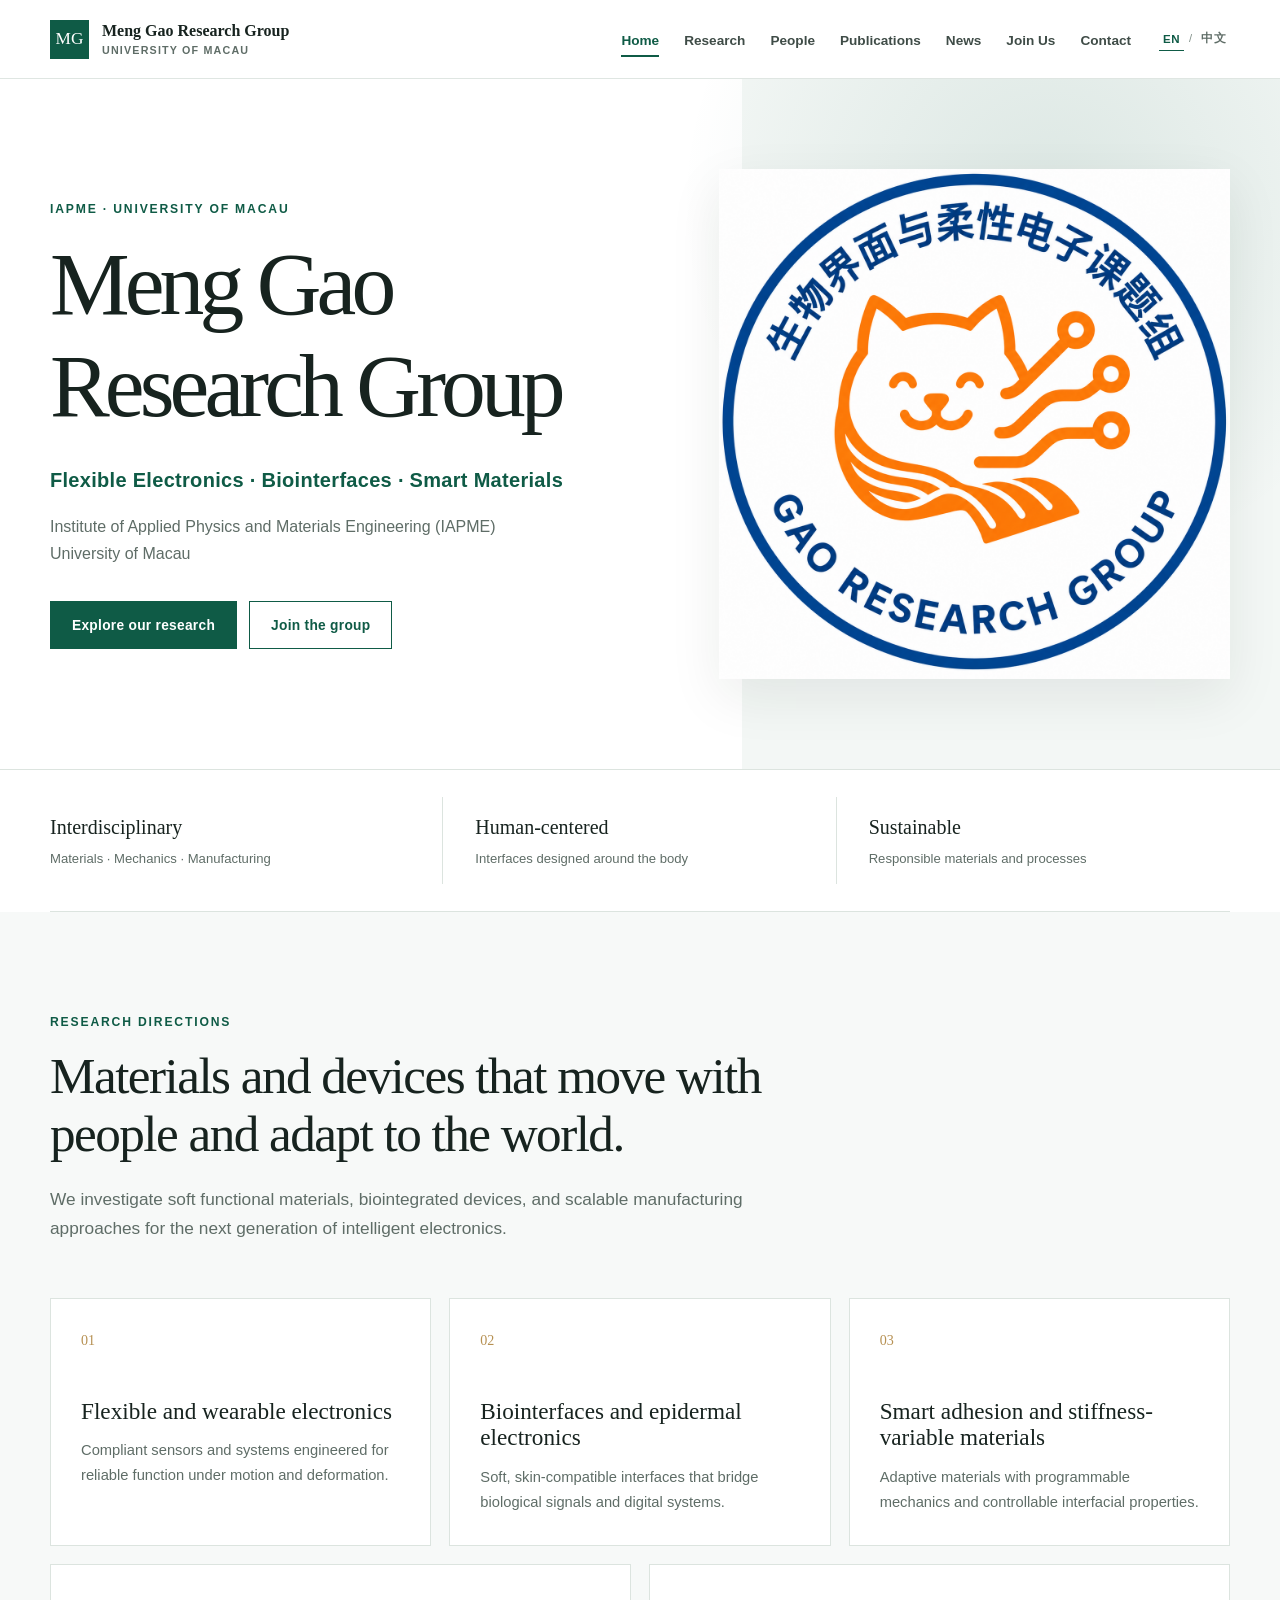
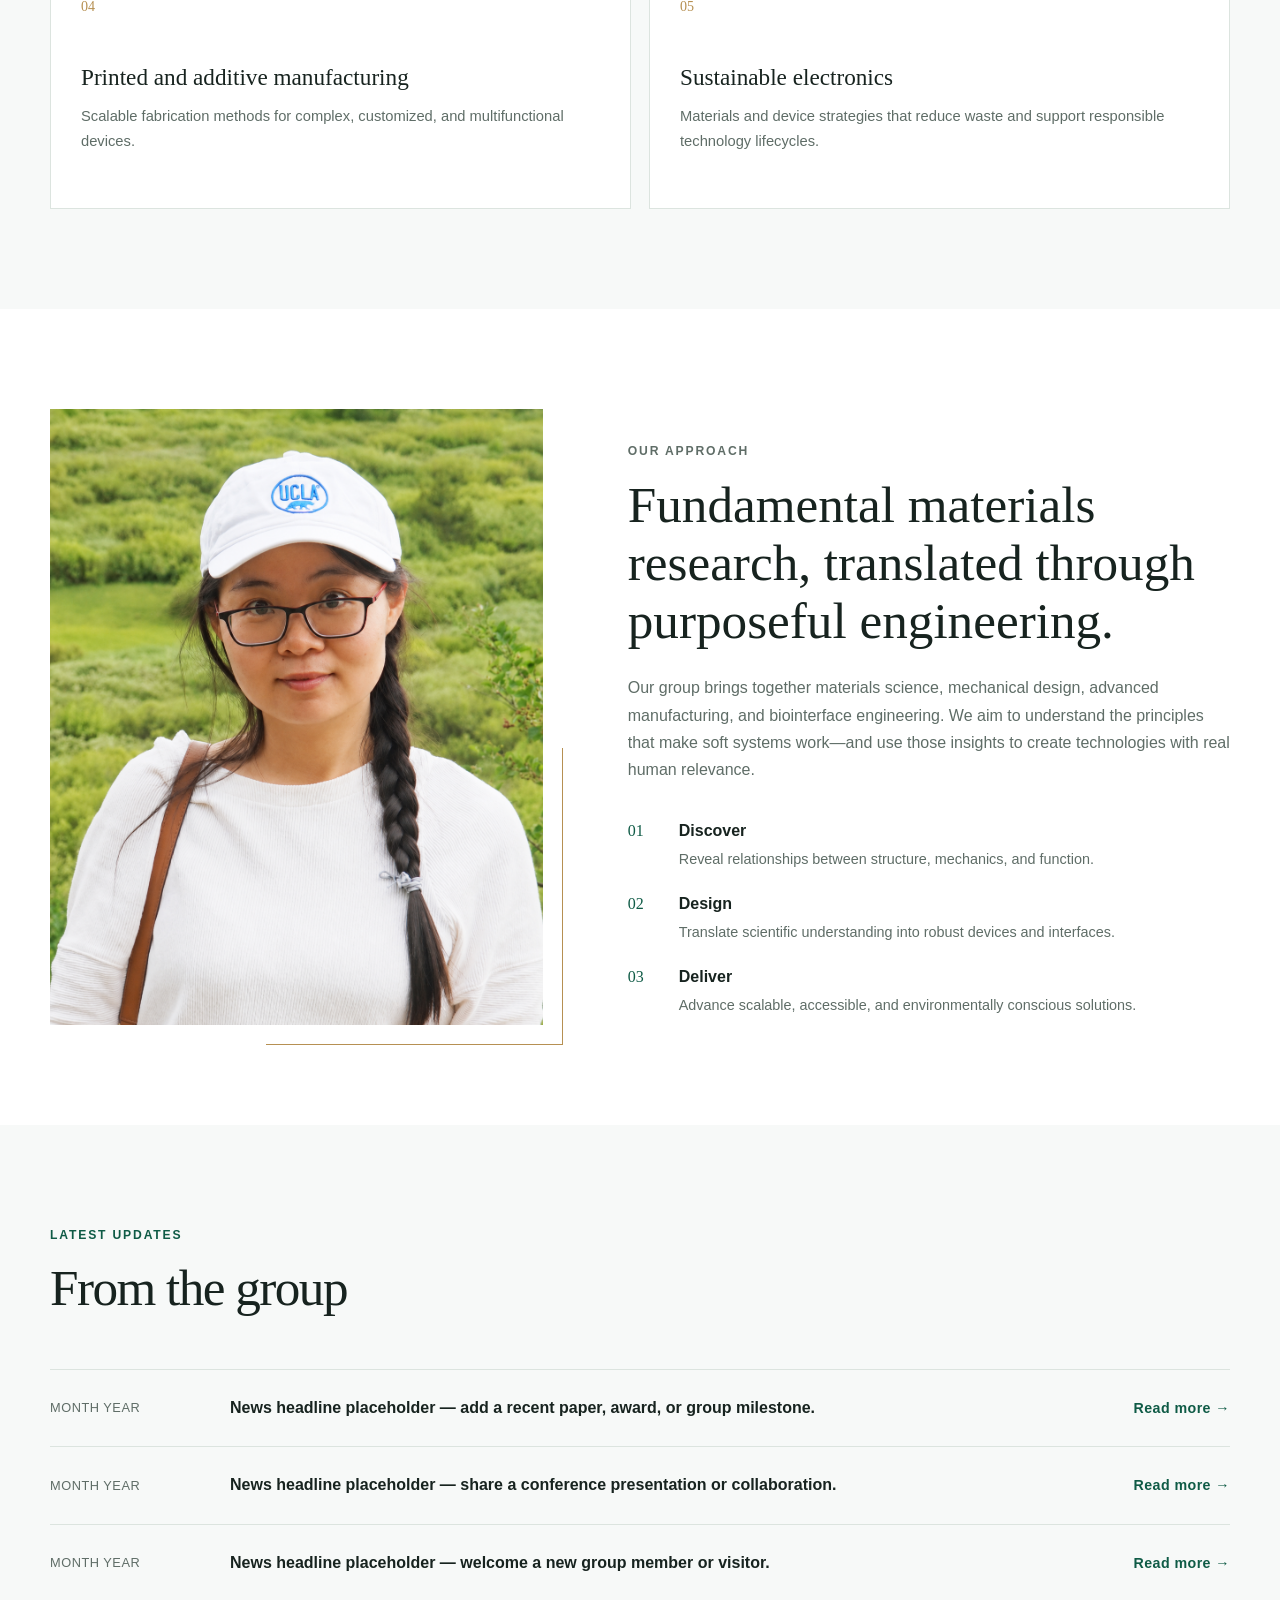
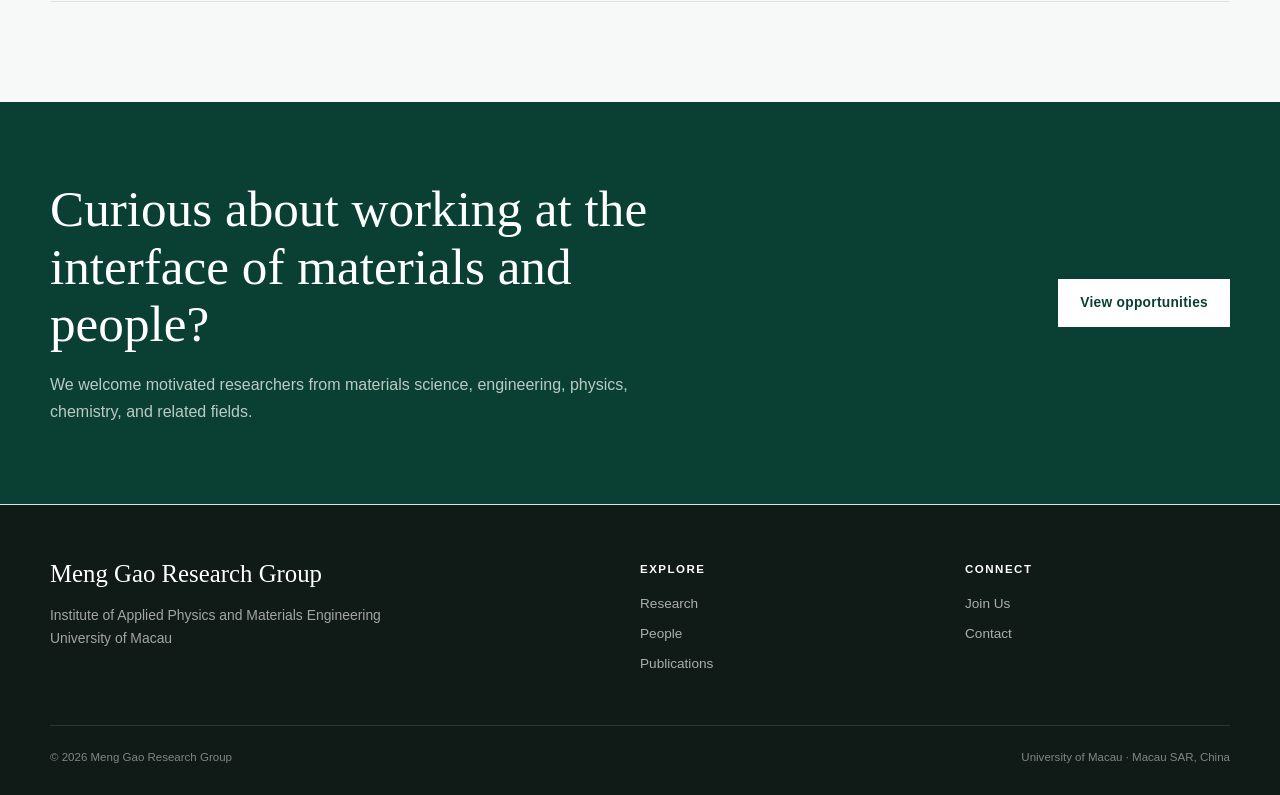
<file: index.html>
<!doctype html>
<html lang="en">
<head>
  <meta charset="utf-8">
  <meta name="viewport" content="width=device-width, initial-scale=1">
  <meta name="description" content="Meng Gao Research Group at the University of Macau — flexible electronics, biointerfaces, and smart materials.">
  <title>Meng Gao Research Group | University of Macau</title>
  <link rel="stylesheet" href="assets/css/styles.css">
  <script src="assets/js/main.js" defer></script>
</head>
<body>
  <a class="skip-link" href="#main">Skip to content</a>
  <header class="site-header">
    <div class="container nav-wrap">
      <a class="brand" href="index.html" aria-label="Meng Gao Research Group home"><span class="brand-mark">MG</span><span class="brand-copy"><strong>Meng Gao Research Group</strong><span>University of Macau</span></span></a>
      <button class="menu-toggle" type="button" aria-expanded="false" aria-controls="site-nav" aria-label="Toggle navigation"><span></span></button>
      <nav class="site-nav" id="site-nav" aria-label="Primary navigation">
        <a href="index.html" aria-current="page">Home</a><a href="research.html">Research</a><a href="people.html">People</a><a href="publications.html">Publications</a><a href="news.html">News</a><a href="join.html">Join Us</a><a href="contact.html">Contact</a>
      </nav>
    </div>
  </header>
  <main id="main">
    <section class="hero">
      <div class="container hero-grid">
        <div>
          <p class="eyebrow">IAPME · University of Macau</p>
          <h1>Meng Gao Research Group</h1>
          <p class="hero-subtitle">Flexible Electronics · Biointerfaces · Smart Materials</p>
          <p class="hero-affiliation">Institute of Applied Physics and Materials Engineering (IAPME)<br>University of Macau</p>
          <div class="hero-actions"><a class="button" href="research.html">Explore our research</a><a class="button button--ghost" href="join.html">Join the group</a></div>
        </div>
        <div class="hero-visual">
        <img src="assets/images/gao-research-group-logo.png" alt="Gao Research Group logo">
        </div>
      </div>
    </section>
    <div class="container stats" aria-label="Group focus summary">
      <div class="stat"><strong>Interdisciplinary</strong><span>Materials · Mechanics · Manufacturing</span></div>
      <div class="stat"><strong>Human-centered</strong><span>Interfaces designed around the body</span></div>
      <div class="stat"><strong>Sustainable</strong><span>Responsible materials and processes</span></div>
    </div>
    <section class="section section--tint">
      <div class="container">
        <p class="eyebrow">Research directions</p>
        <h2 class="section-title">Materials and devices that move with people and adapt to the world.</h2>
        <p class="section-intro">We investigate soft functional materials, biointegrated devices, and scalable manufacturing approaches for the next generation of intelligent electronics.</p>
        <div class="research-grid">
          <article class="research-card"><span class="card-number">01</span><h3>Flexible and wearable electronics</h3><p>Compliant sensors and systems engineered for reliable function under motion and deformation.</p></article>
          <article class="research-card"><span class="card-number">02</span><h3>Biointerfaces and epidermal electronics</h3><p>Soft, skin-compatible interfaces that bridge biological signals and digital systems.</p></article>
          <article class="research-card"><span class="card-number">03</span><h3>Smart adhesion and stiffness-variable materials</h3><p>Adaptive materials with programmable mechanics and controllable interfacial properties.</p></article>
          <article class="research-card"><span class="card-number">04</span><h3>Printed and additive manufacturing</h3><p>Scalable fabrication methods for complex, customized, and multifunctional devices.</p></article>
          <article class="research-card"><span class="card-number">05</span><h3>Sustainable electronics</h3><p>Materials and device strategies that reduce waste and support responsible technology lifecycles.</p></article>
        </div>
      </div>
    </section>
    <section class="section">
      <div class="container feature-split">
<div class="feature-image">
  <img src="assets/images/meng-gao-photo.png" alt="Professor Meng Gao">
</div>
        <div class="feature-copy">
          <p class="eyebrow">Our approach</p>
          <h2>Fundamental materials research, translated through purposeful engineering.</h2>
          <p>Our group brings together materials science, mechanical design, advanced manufacturing, and biointerface engineering. We aim to understand the principles that make soft systems work—and use those insights to create technologies with real human relevance.</p>
          <div class="principles">
            <div class="principle"><span>01</span><div><strong>Discover</strong><p>Reveal relationships between structure, mechanics, and function.</p></div></div>
            <div class="principle"><span>02</span><div><strong>Design</strong><p>Translate scientific understanding into robust devices and interfaces.</p></div></div>
            <div class="principle"><span>03</span><div><strong>Deliver</strong><p>Advance scalable, accessible, and environmentally conscious solutions.</p></div></div>
          </div>
        </div>
      </div>
    </section>
    <section class="section section--tint">
      <div class="container">
        <p class="eyebrow">Latest updates</p><h2 class="section-title">From the group</h2>
        <div class="news-list">
          <article class="news-item"><time datetime="2026-01">Month Year</time><h3>News headline placeholder — add a recent paper, award, or group milestone.</h3><a class="text-link" href="news.html">Read more</a></article>
          <article class="news-item"><time datetime="2026-01">Month Year</time><h3>News headline placeholder — share a conference presentation or collaboration.</h3><a class="text-link" href="news.html">Read more</a></article>
          <article class="news-item"><time datetime="2026-01">Month Year</time><h3>News headline placeholder — welcome a new group member or visitor.</h3><a class="text-link" href="news.html">Read more</a></article>
        </div>
      </div>
    </section>
    <section class="cta"><div class="container cta-inner"><div><h2>Curious about working at the interface of materials and people?</h2><p>We welcome motivated researchers from materials science, engineering, physics, chemistry, and related fields.</p></div><a class="button" href="join.html">View opportunities</a></div></section>
  </main>
  <footer class="site-footer"><div class="container"><div class="footer-grid"><div class="footer-brand"><h2>Meng Gao Research Group</h2><p>Institute of Applied Physics and Materials Engineering<br>University of Macau</p></div><div class="footer-col"><strong>Explore</strong><a href="research.html">Research</a><a href="people.html">People</a><a href="publications.html">Publications</a></div><div class="footer-col"><strong>Connect</strong><a href="join.html">Join Us</a><a href="contact.html">Contact</a></div></div><div class="footer-bottom"><span>© <span data-year></span> Meng Gao Research Group</span><span>University of Macau · Macau SAR, China</span></div></div></footer>
</body>
</html>
</file>
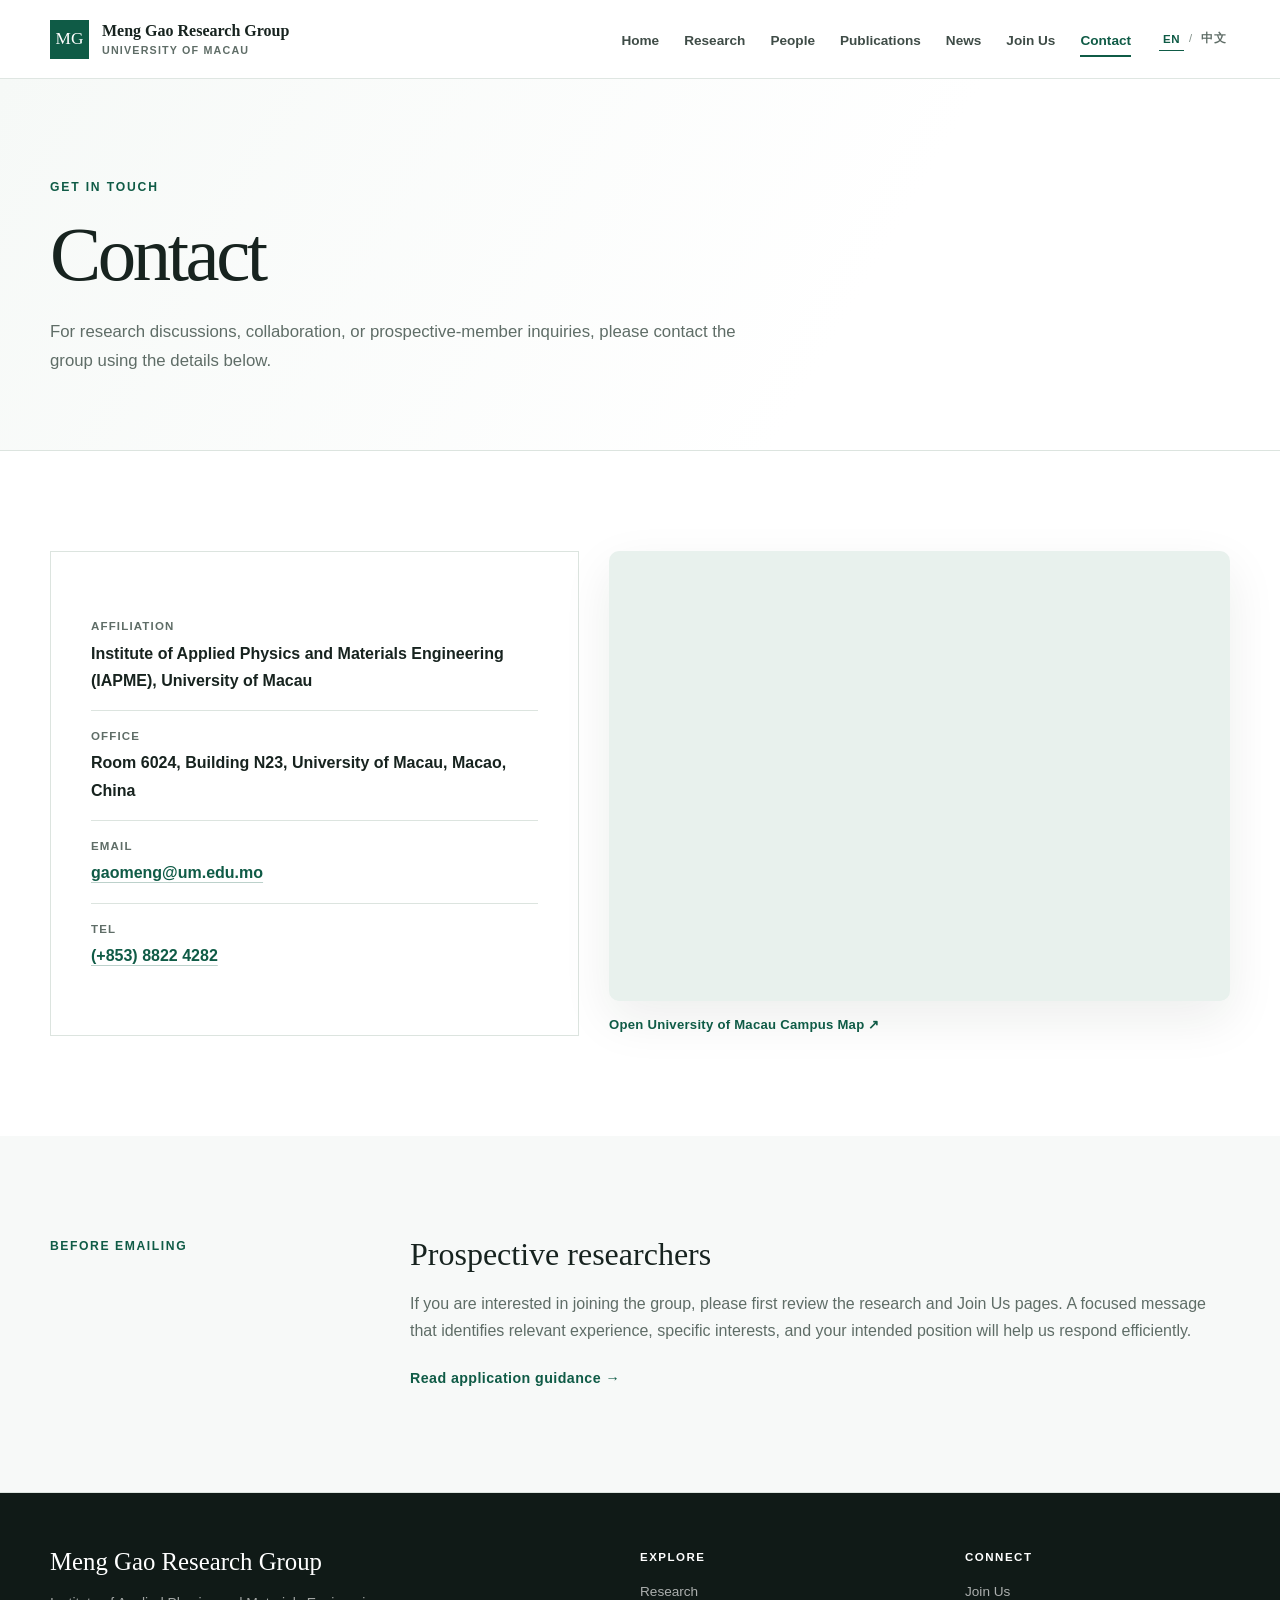
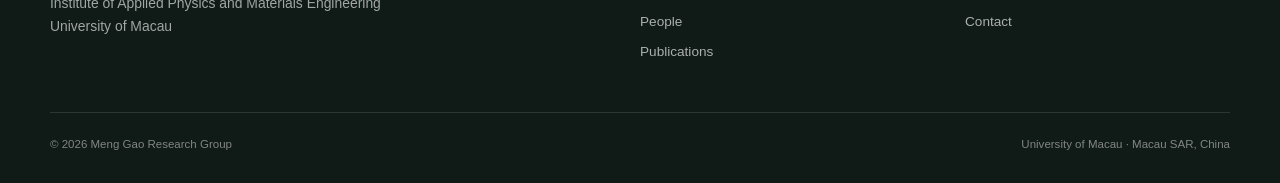
<file: contact.html>
<!doctype html>
<html lang="en">
<head>
  <meta charset="utf-8">
  <meta name="viewport" content="width=device-width, initial-scale=1">
  <meta name="description" content="Contact the Meng Gao Research Group at the University of Macau.">
  <title>Contact | Meng Gao Research Group</title>
  <link rel="stylesheet" href="assets/css/styles.css">
  <style>
    .contact-grid { grid-template-columns: minmax(0, .92fr) minmax(0, 1.08fr); align-items: stretch; }
    .contact-card { display: flex; min-height: 450px; flex-direction: column; justify-content: center; }
    .contact-link { color: var(--green); font-weight: 650; text-decoration: underline; text-decoration-color: rgba(15, 91, 70, .28); text-underline-offset: 4px; }
    .contact-link:hover, .contact-link:focus-visible { color: var(--green-dark); text-decoration-color: currentColor; }
    .map-card { display: flex; min-width: 0; flex-direction: column; }
    .map-frame { width: 100%; height: 450px; border: 0; border-radius: 10px; background: var(--green-soft); box-shadow: var(--shadow); }
    .campus-map-link { align-self: flex-start; margin-top: 13px; color: var(--green); font-size: .82rem; font-weight: 700; letter-spacing: .02em; }
    .campus-map-link:hover, .campus-map-link:focus-visible { color: var(--green-dark); text-decoration: underline; text-underline-offset: 4px; }
    @media (max-width: 720px) {
      .contact-grid { grid-template-columns: 1fr; }
      .contact-card { min-height: auto; }
      .map-frame { height: 400px; }
    }
  </style>
  <script src="assets/js/main.js" defer></script>
</head>
<body>
  <a class="skip-link" href="#main">Skip to content</a>
  <header class="site-header">
    <div class="container nav-wrap">
      <a class="brand" href="index.html" aria-label="Meng Gao Research Group home"><span class="brand-mark">MG</span><span class="brand-copy"><strong>Meng Gao Research Group</strong><span>University of Macau</span></span></a>
      <button class="menu-toggle" type="button" aria-expanded="false" aria-controls="site-nav" aria-label="Toggle navigation"><span></span></button>
      <nav class="site-nav" id="site-nav" aria-label="Primary navigation"><a href="index.html">Home</a><a href="research.html">Research</a><a href="people.html">People</a><a href="publications.html">Publications</a><a href="news.html">News</a><a href="join.html">Join Us</a><a href="contact.html" aria-current="page">Contact</a></nav>
    </div>
  </header>
  <main id="main">
    <section class="page-hero">
      <div class="container"><p class="eyebrow">Get in touch</p><h1>Contact</h1><p>For research discussions, collaboration, or prospective-member inquiries, please contact the group using the details below.</p></div>
    </section>
    <section class="section">
      <div class="container contact-grid">
        <div class="contact-card">
          <div class="contact-row"><span>Affiliation</span><strong>Institute of Applied Physics and Materials Engineering (IAPME), University of Macau</strong></div>
          <div class="contact-row"><span>Office</span><strong>Room 6024, Building N23, University of Macau, Macao, China</strong></div>
          <div class="contact-row"><span>Email</span><a class="contact-link" href="mailto:gaomeng@um.edu.mo">gaomeng@um.edu.mo</a></div>
          <div class="contact-row"><span>Tel</span><a class="contact-link" href="tel:+85388224282">(+853) 8822 4282</a></div>
        </div>
        <div class="map-card">
          <iframe class="map-frame" src="https://www.google.com/maps?q=22.1356033%2C113.5455348%20(N23%20Research%20Building%2C%20University%20of%20Macau)&amp;z=16&amp;output=embed" title="Map showing N23 Research Building, University of Macau, Macao" loading="lazy" allowfullscreen referrerpolicy="no-referrer-when-downgrade"></iframe>
          <a class="campus-map-link" href="https://maps.um.edu.mo/" target="_blank" rel="noopener noreferrer">Open University of Macau Campus Map <span aria-hidden="true">↗</span></a>
        </div>
      </div>
    </section>
    <section class="section section--tint">
      <div class="container content-grid"><div class="side-label">Before emailing</div><div class="prose"><h2>Prospective researchers</h2><p>If you are interested in joining the group, please first review the research and Join Us pages. A focused message that identifies relevant experience, specific interests, and your intended position will help us respond efficiently.</p><a class="text-link" href="join.html">Read application guidance</a></div></div>
    </section>
  </main>
  <footer class="site-footer"><div class="container"><div class="footer-grid"><div class="footer-brand"><h2>Meng Gao Research Group</h2><p>Institute of Applied Physics and Materials Engineering<br>University of Macau</p></div><div class="footer-col"><strong>Explore</strong><a href="research.html">Research</a><a href="people.html">People</a><a href="publications.html">Publications</a></div><div class="footer-col"><strong>Connect</strong><a href="join.html">Join Us</a><a href="contact.html">Contact</a></div></div><div class="footer-bottom"><span>© <span data-year></span> Meng Gao Research Group</span><span>University of Macau · Macau SAR, China</span></div></div></footer>
</body>
</html>
</file>
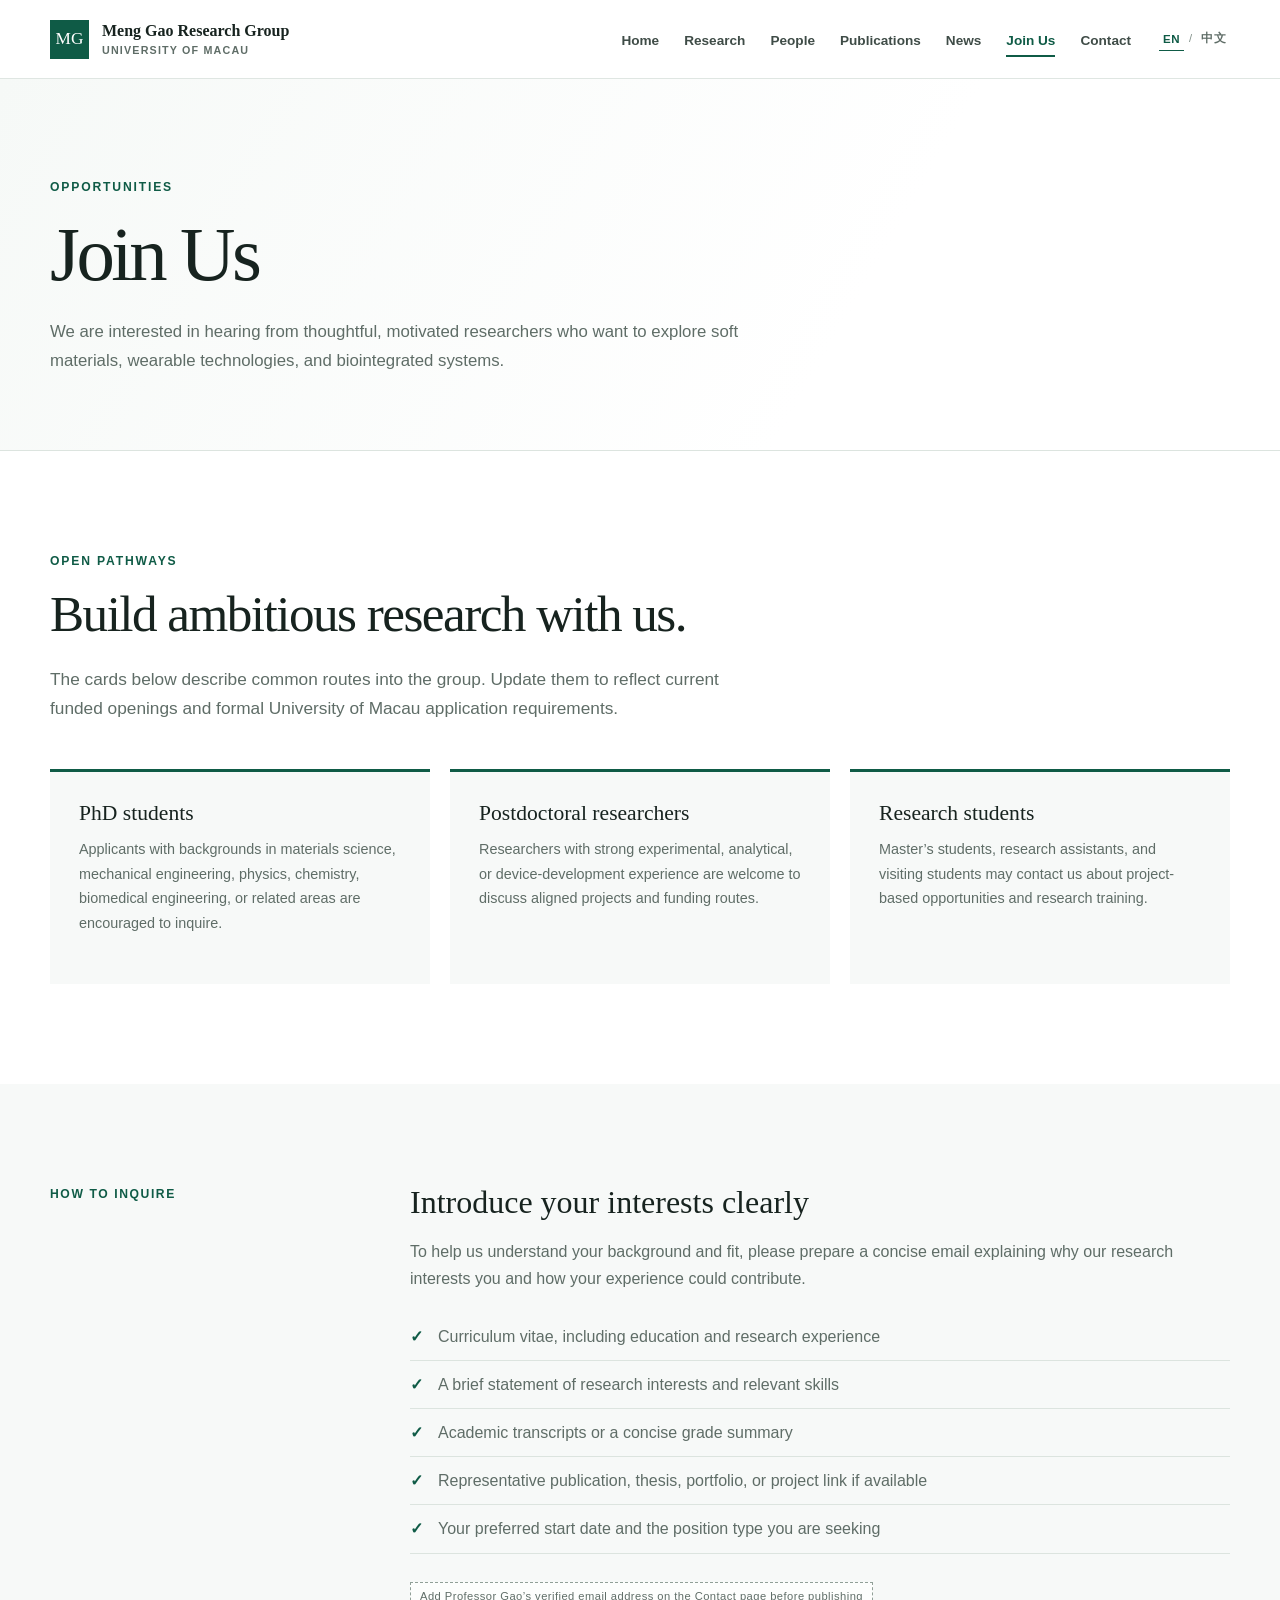
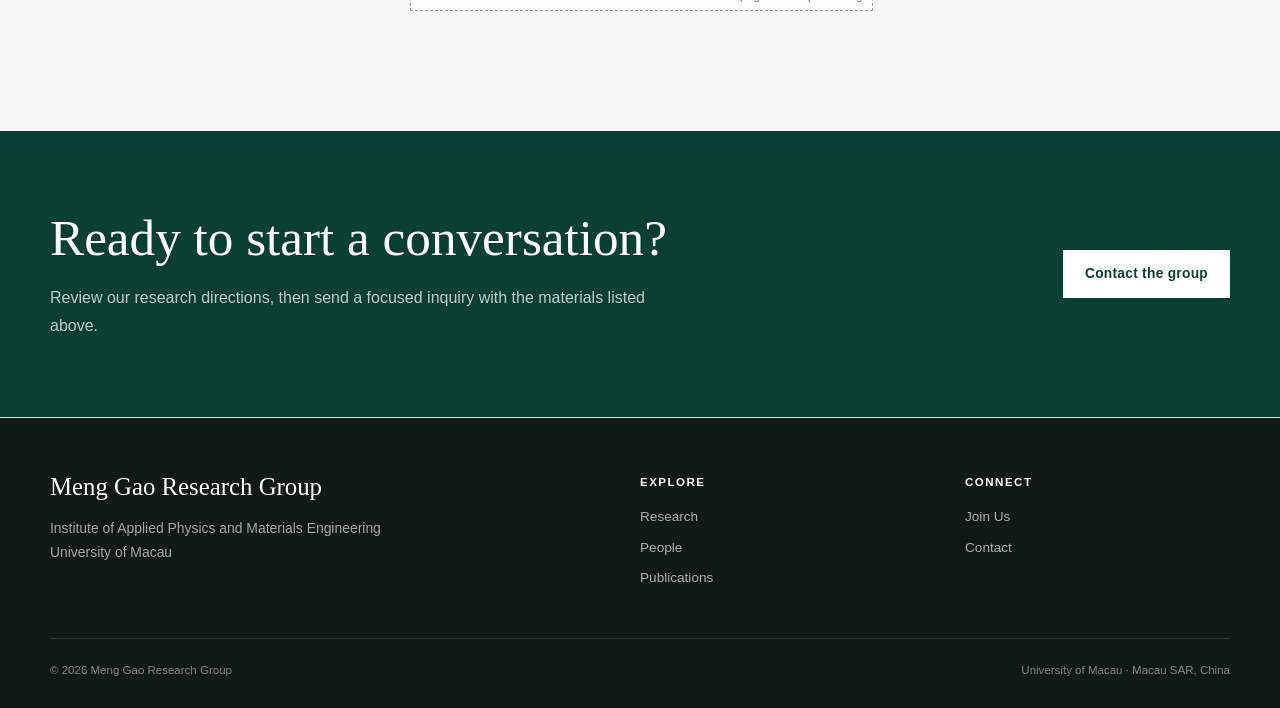
<file: join.html>
<!doctype html>
<html lang="en">
<head><meta charset="utf-8"><meta name="viewport" content="width=device-width, initial-scale=1"><meta name="description" content="Join the Meng Gao Research Group at the University of Macau."><title>Join Us | Meng Gao Research Group</title><link rel="stylesheet" href="assets/css/styles.css"><script src="assets/js/main.js" defer></script></head>
<body>
  <a class="skip-link" href="#main">Skip to content</a>
  <header class="site-header"><div class="container nav-wrap"><a class="brand" href="index.html"><span class="brand-mark">MG</span><span class="brand-copy"><strong>Meng Gao Research Group</strong><span>University of Macau</span></span></a><button class="menu-toggle" type="button" aria-expanded="false" aria-controls="site-nav" aria-label="Toggle navigation"><span></span></button><nav class="site-nav" id="site-nav" aria-label="Primary navigation"><a href="index.html">Home</a><a href="research.html">Research</a><a href="people.html">People</a><a href="publications.html">Publications</a><a href="news.html">News</a><a href="join.html" aria-current="page">Join Us</a><a href="contact.html">Contact</a></nav></div></header>
  <main id="main">
    <section class="page-hero"><div class="container"><p class="eyebrow">Opportunities</p><h1>Join Us</h1><p>We are interested in hearing from thoughtful, motivated researchers who want to explore soft materials, wearable technologies, and biointegrated systems.</p></div></section>
    <section class="section"><div class="container"><p class="eyebrow">Open pathways</p><h2 class="section-title">Build ambitious research with us.</h2><p class="section-intro">The cards below describe common routes into the group. Update them to reflect current funded openings and formal University of Macau application requirements.</p><div class="opportunities">
      <article class="opportunity"><h3>PhD students</h3><p>Applicants with backgrounds in materials science, mechanical engineering, physics, chemistry, biomedical engineering, or related areas are encouraged to inquire.</p></article>
      <article class="opportunity"><h3>Postdoctoral researchers</h3><p>Researchers with strong experimental, analytical, or device-development experience are welcome to discuss aligned projects and funding routes.</p></article>
      <article class="opportunity"><h3>Research students</h3><p>Master’s students, research assistants, and visiting students may contact us about project-based opportunities and research training.</p></article>
    </div></div></section>
    <section class="section section--tint"><div class="container content-grid"><div class="side-label">How to inquire</div><div class="prose"><h2>Introduce your interests clearly</h2><p>To help us understand your background and fit, please prepare a concise email explaining why our research interests you and how your experience could contribute.</p><ul class="checklist"><li>Curriculum vitae, including education and research experience</li><li>A brief statement of research interests and relevant skills</li><li>Academic transcripts or a concise grade summary</li><li>Representative publication, thesis, portfolio, or project link if available</li><li>Your preferred start date and the position type you are seeking</li></ul><p><span class="replace-note">Add Professor Gao’s verified email address on the Contact page before publishing</span></p></div></div></section>
    <section class="cta"><div class="container cta-inner"><div><h2>Ready to start a conversation?</h2><p>Review our research directions, then send a focused inquiry with the materials listed above.</p></div><a class="button" href="contact.html">Contact the group</a></div></section>
  </main>
  <footer class="site-footer"><div class="container"><div class="footer-grid"><div class="footer-brand"><h2>Meng Gao Research Group</h2><p>Institute of Applied Physics and Materials Engineering<br>University of Macau</p></div><div class="footer-col"><strong>Explore</strong><a href="research.html">Research</a><a href="people.html">People</a><a href="publications.html">Publications</a></div><div class="footer-col"><strong>Connect</strong><a href="join.html">Join Us</a><a href="contact.html">Contact</a></div></div><div class="footer-bottom"><span>© <span data-year></span> Meng Gao Research Group</span><span>University of Macau · Macau SAR, China</span></div></div></footer>
</body></html>
</file>
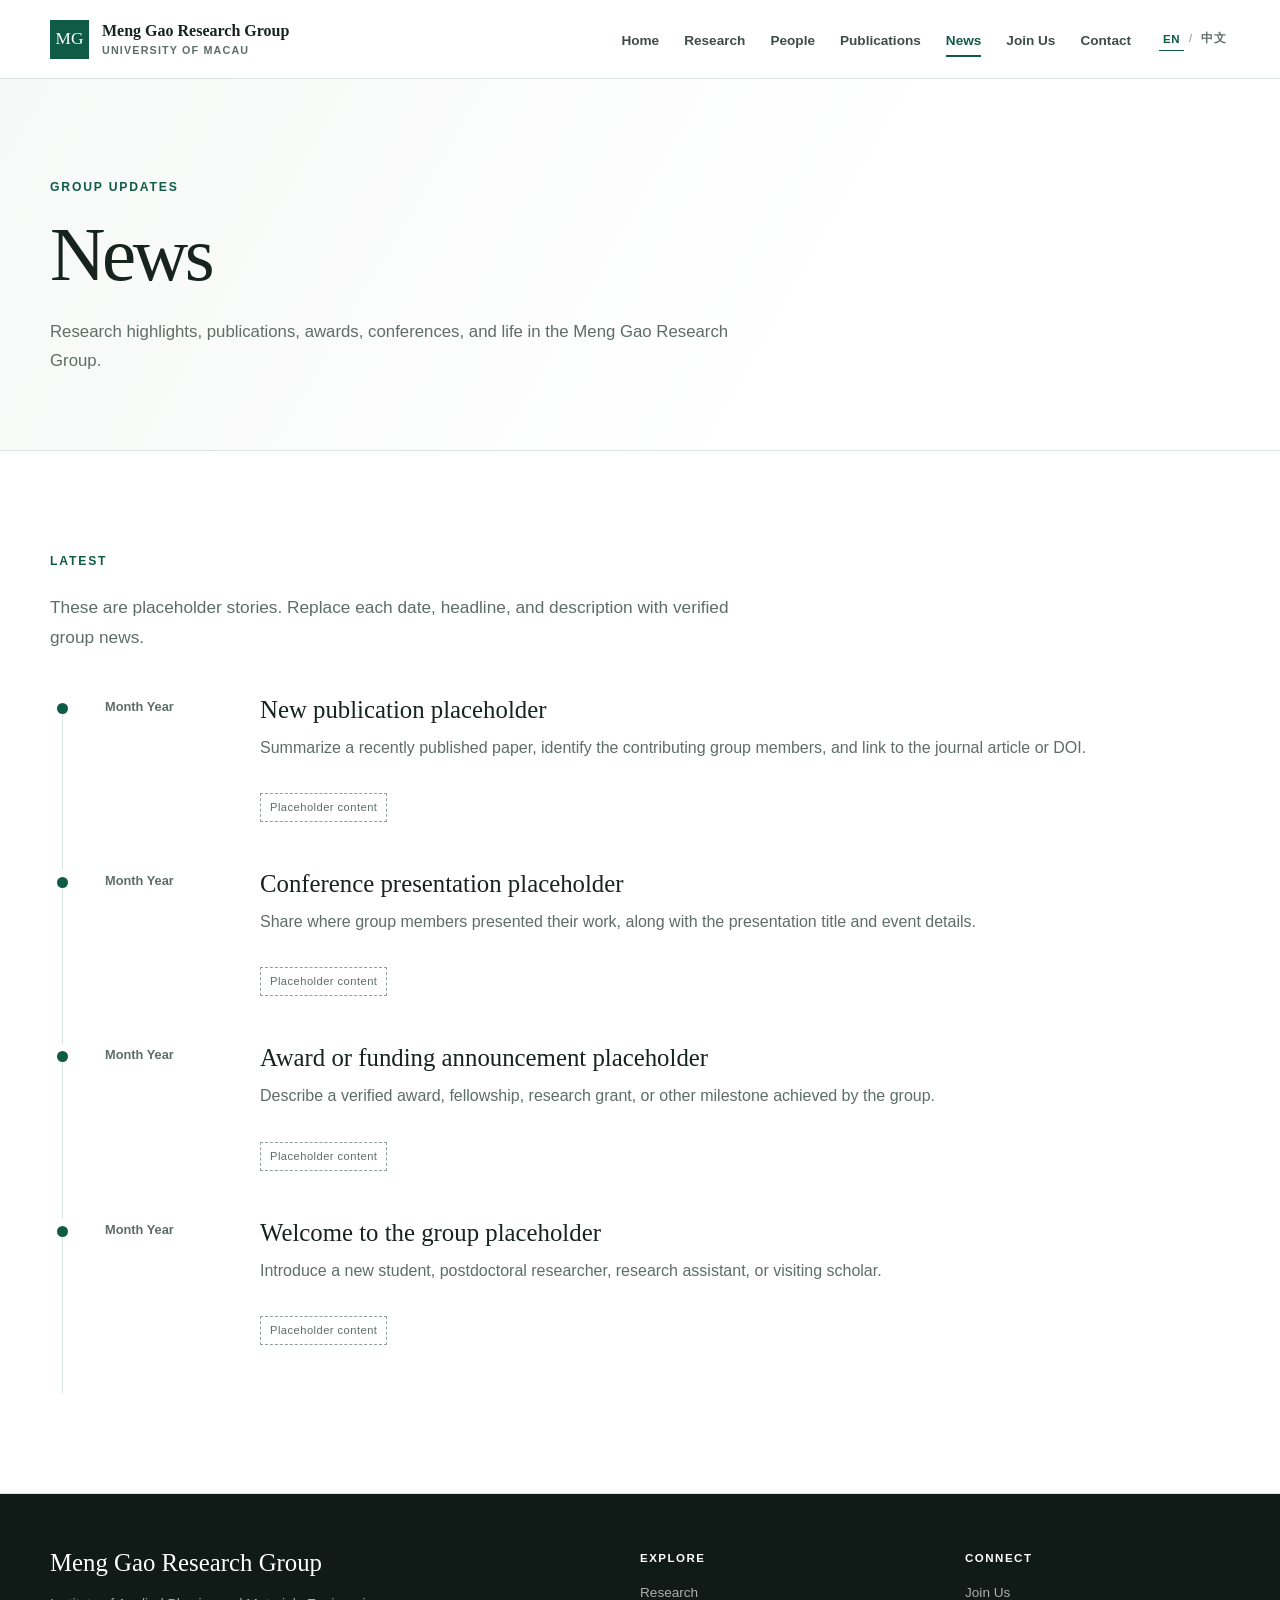
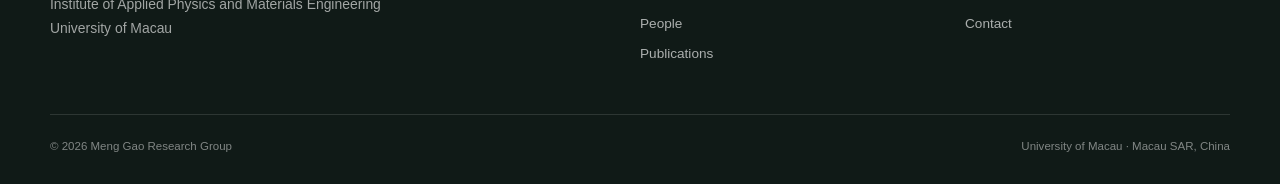
<file: news.html>
<!doctype html>
<html lang="en">
<head><meta charset="utf-8"><meta name="viewport" content="width=device-width, initial-scale=1"><meta name="description" content="News and updates from the Meng Gao Research Group."><title>News | Meng Gao Research Group</title><link rel="stylesheet" href="assets/css/styles.css"><script src="assets/js/main.js" defer></script></head>
<body>
  <a class="skip-link" href="#main">Skip to content</a>
  <header class="site-header"><div class="container nav-wrap"><a class="brand" href="index.html"><span class="brand-mark">MG</span><span class="brand-copy"><strong>Meng Gao Research Group</strong><span>University of Macau</span></span></a><button class="menu-toggle" type="button" aria-expanded="false" aria-controls="site-nav" aria-label="Toggle navigation"><span></span></button><nav class="site-nav" id="site-nav" aria-label="Primary navigation"><a href="index.html">Home</a><a href="research.html">Research</a><a href="people.html">People</a><a href="publications.html">Publications</a><a href="news.html" aria-current="page">News</a><a href="join.html">Join Us</a><a href="contact.html">Contact</a></nav></div></header>
  <main id="main">
    <section class="page-hero"><div class="container"><p class="eyebrow">Group updates</p><h1>News</h1><p>Research highlights, publications, awards, conferences, and life in the Meng Gao Research Group.</p></div></section>
    <section class="section"><div class="container"><p class="eyebrow">Latest</p><p class="section-intro">These are placeholder stories. Replace each date, headline, and description with verified group news.</p><div class="timeline">
      <article class="timeline-item"><time datetime="2026-01">Month Year</time><div><h2>New publication placeholder</h2><p>Summarize a recently published paper, identify the contributing group members, and link to the journal article or DOI.</p><span class="replace-note">Placeholder content</span></div></article>
      <article class="timeline-item"><time datetime="2026-01">Month Year</time><div><h2>Conference presentation placeholder</h2><p>Share where group members presented their work, along with the presentation title and event details.</p><span class="replace-note">Placeholder content</span></div></article>
      <article class="timeline-item"><time datetime="2026-01">Month Year</time><div><h2>Award or funding announcement placeholder</h2><p>Describe a verified award, fellowship, research grant, or other milestone achieved by the group.</p><span class="replace-note">Placeholder content</span></div></article>
      <article class="timeline-item"><time datetime="2026-01">Month Year</time><div><h2>Welcome to the group placeholder</h2><p>Introduce a new student, postdoctoral researcher, research assistant, or visiting scholar.</p><span class="replace-note">Placeholder content</span></div></article>
    </div></div></section>
  </main>
  <footer class="site-footer"><div class="container"><div class="footer-grid"><div class="footer-brand"><h2>Meng Gao Research Group</h2><p>Institute of Applied Physics and Materials Engineering<br>University of Macau</p></div><div class="footer-col"><strong>Explore</strong><a href="research.html">Research</a><a href="people.html">People</a><a href="publications.html">Publications</a></div><div class="footer-col"><strong>Connect</strong><a href="join.html">Join Us</a><a href="contact.html">Contact</a></div></div><div class="footer-bottom"><span>© <span data-year></span> Meng Gao Research Group</span><span>University of Macau · Macau SAR, China</span></div></div></footer>
</body></html>
</file>
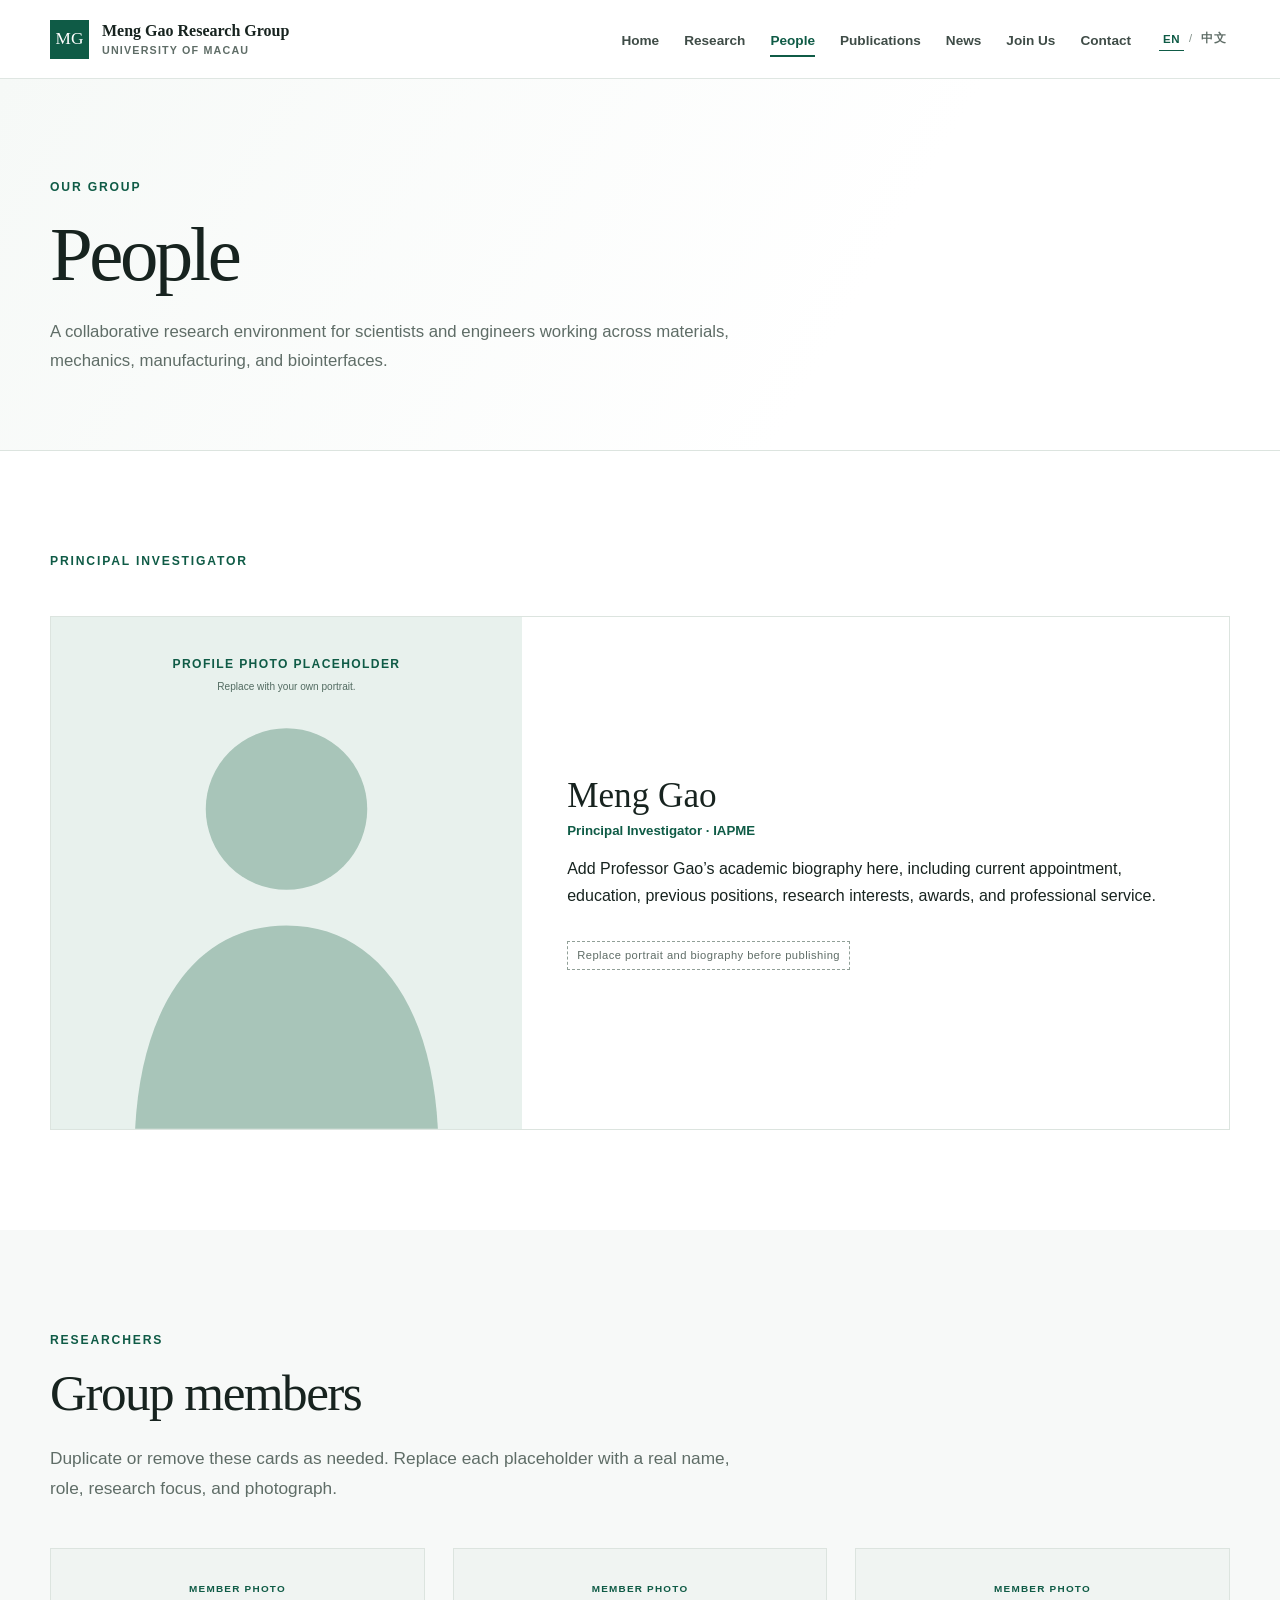
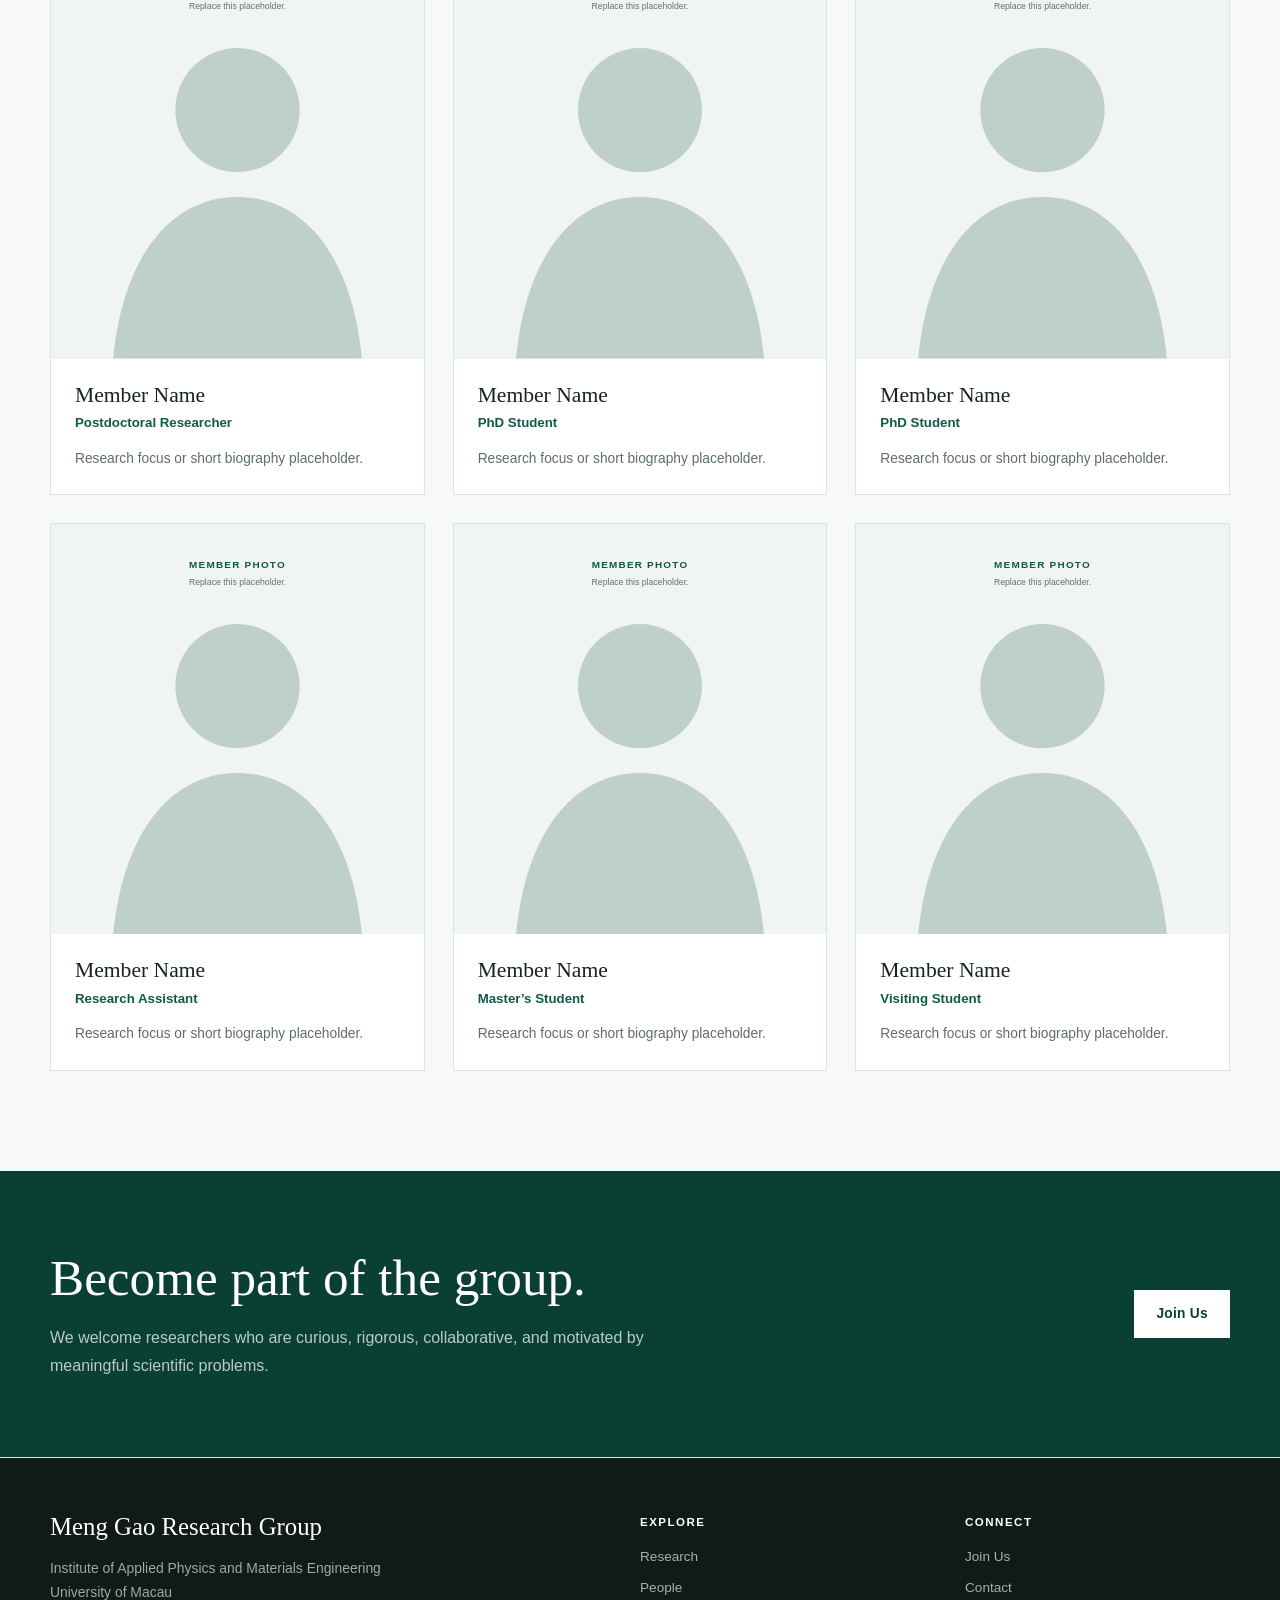
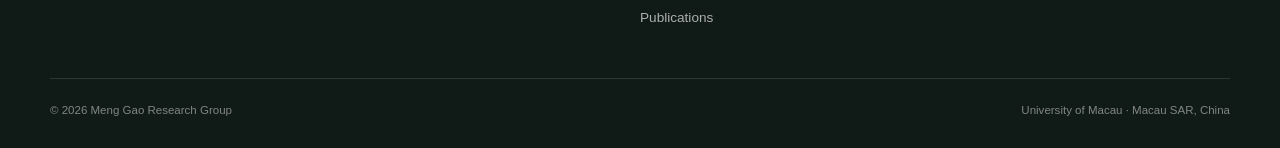
<file: people.html>
<!doctype html>
<html lang="en">
<head><meta charset="utf-8"><meta name="viewport" content="width=device-width, initial-scale=1"><meta name="description" content="People of the Meng Gao Research Group at the University of Macau."><title>People | Meng Gao Research Group</title><link rel="stylesheet" href="assets/css/styles.css"><script src="assets/js/main.js" defer></script></head>
<body>
  <a class="skip-link" href="#main">Skip to content</a>
  <header class="site-header"><div class="container nav-wrap"><a class="brand" href="index.html"><span class="brand-mark">MG</span><span class="brand-copy"><strong>Meng Gao Research Group</strong><span>University of Macau</span></span></a><button class="menu-toggle" type="button" aria-expanded="false" aria-controls="site-nav" aria-label="Toggle navigation"><span></span></button><nav class="site-nav" id="site-nav" aria-label="Primary navigation"><a href="index.html">Home</a><a href="research.html">Research</a><a href="people.html" aria-current="page">People</a><a href="publications.html">Publications</a><a href="news.html">News</a><a href="join.html">Join Us</a><a href="contact.html">Contact</a></nav></div></header>
  <main id="main">
    <section class="page-hero"><div class="container"><p class="eyebrow">Our group</p><h1>People</h1><p>A collaborative research environment for scientists and engineers working across materials, mechanics, manufacturing, and biointerfaces.</p></div></section>
    <section class="section"><div class="container"><p class="eyebrow">Principal investigator</p><div class="person-grid">
      <article class="person-card person-card--pi"><div><img src="assets/images/profile-placeholder.svg" alt="Professor Meng Gao profile photo placeholder"></div><div class="person-card__body"><h3>Meng Gao</h3><p class="person-role">Principal Investigator · IAPME</p><p>Add Professor Gao’s academic biography here, including current appointment, education, previous positions, research interests, awards, and professional service.</p><p><span class="replace-note">Replace portrait and biography before publishing</span></p></div></article>
    </div></div></section>
    <section class="section section--tint"><div class="container"><p class="eyebrow">Researchers</p><h2 class="section-title">Group members</h2><p class="section-intro">Duplicate or remove these cards as needed. Replace each placeholder with a real name, role, research focus, and photograph.</p><div class="person-grid">
      <article class="person-card"><img src="assets/images/member-placeholder.svg" alt="Group member photo placeholder"><div class="person-card__body"><h3>Member Name</h3><p class="person-role">Postdoctoral Researcher</p><p>Research focus or short biography placeholder.</p></div></article>
      <article class="person-card"><img src="assets/images/member-placeholder.svg" alt="Group member photo placeholder"><div class="person-card__body"><h3>Member Name</h3><p class="person-role">PhD Student</p><p>Research focus or short biography placeholder.</p></div></article>
      <article class="person-card"><img src="assets/images/member-placeholder.svg" alt="Group member photo placeholder"><div class="person-card__body"><h3>Member Name</h3><p class="person-role">PhD Student</p><p>Research focus or short biography placeholder.</p></div></article>
      <article class="person-card"><img src="assets/images/member-placeholder.svg" alt="Group member photo placeholder"><div class="person-card__body"><h3>Member Name</h3><p class="person-role">Research Assistant</p><p>Research focus or short biography placeholder.</p></div></article>
      <article class="person-card"><img src="assets/images/member-placeholder.svg" alt="Group member photo placeholder"><div class="person-card__body"><h3>Member Name</h3><p class="person-role">Master’s Student</p><p>Research focus or short biography placeholder.</p></div></article>
      <article class="person-card"><img src="assets/images/member-placeholder.svg" alt="Group member photo placeholder"><div class="person-card__body"><h3>Member Name</h3><p class="person-role">Visiting Student</p><p>Research focus or short biography placeholder.</p></div></article>
    </div></div></section>
    <section class="cta"><div class="container cta-inner"><div><h2>Become part of the group.</h2><p>We welcome researchers who are curious, rigorous, collaborative, and motivated by meaningful scientific problems.</p></div><a class="button" href="join.html">Join Us</a></div></section>
  </main>
  <footer class="site-footer"><div class="container"><div class="footer-grid"><div class="footer-brand"><h2>Meng Gao Research Group</h2><p>Institute of Applied Physics and Materials Engineering<br>University of Macau</p></div><div class="footer-col"><strong>Explore</strong><a href="research.html">Research</a><a href="people.html">People</a><a href="publications.html">Publications</a></div><div class="footer-col"><strong>Connect</strong><a href="join.html">Join Us</a><a href="contact.html">Contact</a></div></div><div class="footer-bottom"><span>© <span data-year></span> Meng Gao Research Group</span><span>University of Macau · Macau SAR, China</span></div></div></footer>
</body></html>
</file>
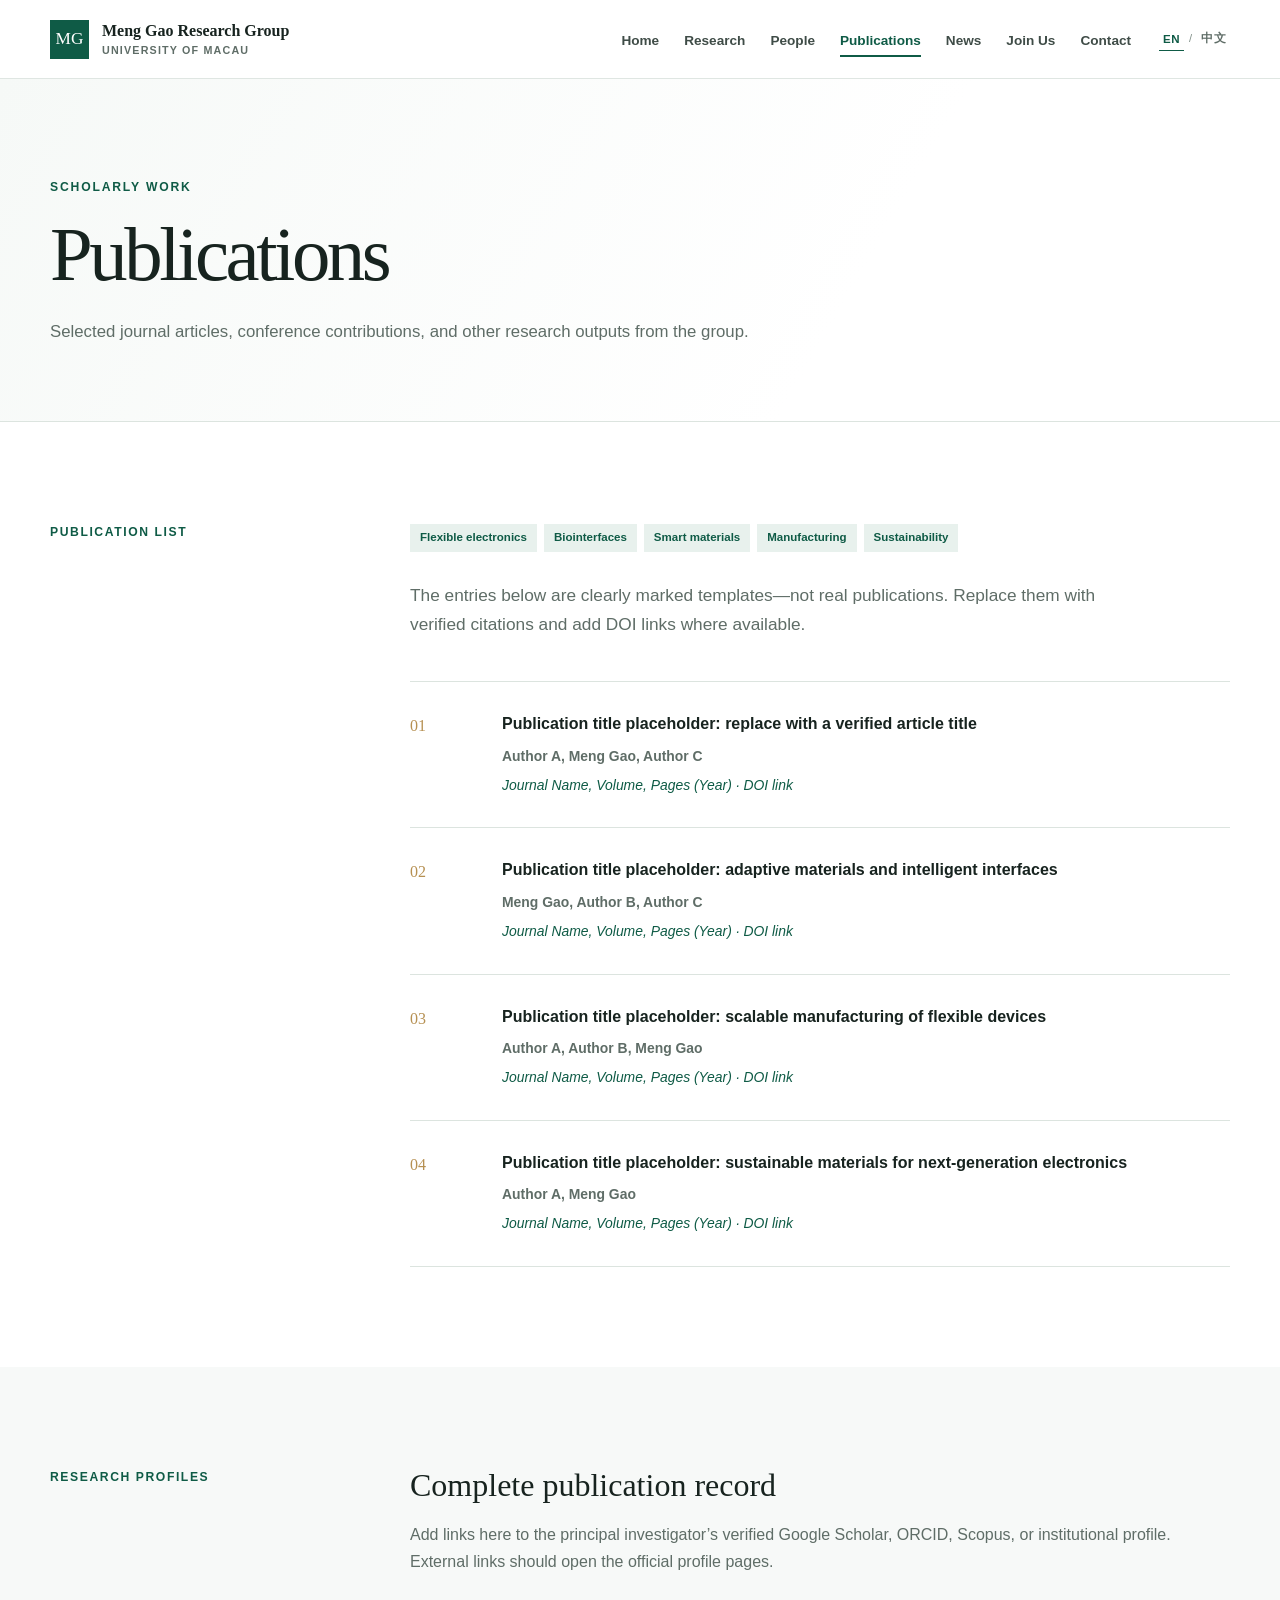
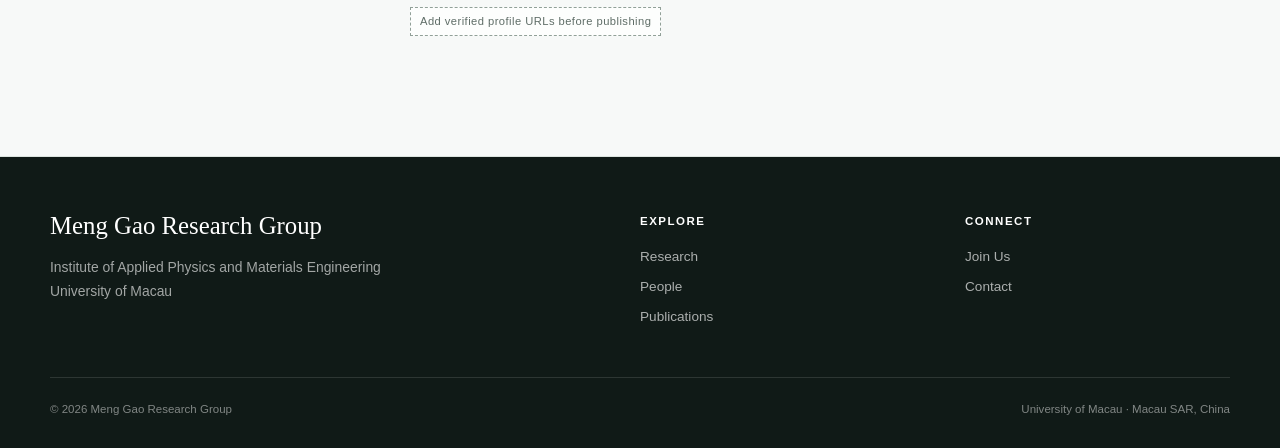
<file: publications.html>
<!doctype html>
<html lang="en">
<head><meta charset="utf-8"><meta name="viewport" content="width=device-width, initial-scale=1"><meta name="description" content="Publications from the Meng Gao Research Group."><title>Publications | Meng Gao Research Group</title><link rel="stylesheet" href="assets/css/styles.css"><script src="assets/js/main.js" defer></script></head>
<body>
  <a class="skip-link" href="#main">Skip to content</a>
  <header class="site-header"><div class="container nav-wrap"><a class="brand" href="index.html"><span class="brand-mark">MG</span><span class="brand-copy"><strong>Meng Gao Research Group</strong><span>University of Macau</span></span></a><button class="menu-toggle" type="button" aria-expanded="false" aria-controls="site-nav" aria-label="Toggle navigation"><span></span></button><nav class="site-nav" id="site-nav" aria-label="Primary navigation"><a href="index.html">Home</a><a href="research.html">Research</a><a href="people.html">People</a><a href="publications.html" aria-current="page">Publications</a><a href="news.html">News</a><a href="join.html">Join Us</a><a href="contact.html">Contact</a></nav></div></header>
  <main id="main">
    <section class="page-hero"><div class="container"><p class="eyebrow">Scholarly work</p><h1>Publications</h1><p>Selected journal articles, conference contributions, and other research outputs from the group.</p></div></section>
    <section class="section"><div class="container content-grid"><aside><div class="side-label">Publication list</div></aside><div><div><span class="tag">Flexible electronics</span><span class="tag">Biointerfaces</span><span class="tag">Smart materials</span><span class="tag">Manufacturing</span><span class="tag">Sustainability</span></div><p class="section-intro">The entries below are clearly marked templates—not real publications. Replace them with verified citations and add DOI links where available.</p><div class="publication-list">
      <article class="publication"><div><h3>Publication title placeholder: replace with a verified article title</h3><p><strong>Author A, Meng Gao, Author C</strong></p><p class="journal">Journal Name, Volume, Pages (Year) · DOI link</p></div></article>
      <article class="publication"><div><h3>Publication title placeholder: adaptive materials and intelligent interfaces</h3><p><strong>Meng Gao, Author B, Author C</strong></p><p class="journal">Journal Name, Volume, Pages (Year) · DOI link</p></div></article>
      <article class="publication"><div><h3>Publication title placeholder: scalable manufacturing of flexible devices</h3><p><strong>Author A, Author B, Meng Gao</strong></p><p class="journal">Journal Name, Volume, Pages (Year) · DOI link</p></div></article>
      <article class="publication"><div><h3>Publication title placeholder: sustainable materials for next-generation electronics</h3><p><strong>Author A, Meng Gao</strong></p><p class="journal">Journal Name, Volume, Pages (Year) · DOI link</p></div></article>
    </div></div></div></section>
    <section class="section section--tint"><div class="container content-grid"><div class="side-label">Research profiles</div><div class="prose"><h2>Complete publication record</h2><p>Add links here to the principal investigator’s verified Google Scholar, ORCID, Scopus, or institutional profile. External links should open the official profile pages.</p><p><span class="replace-note">Add verified profile URLs before publishing</span></p></div></div></section>
  </main>
  <footer class="site-footer"><div class="container"><div class="footer-grid"><div class="footer-brand"><h2>Meng Gao Research Group</h2><p>Institute of Applied Physics and Materials Engineering<br>University of Macau</p></div><div class="footer-col"><strong>Explore</strong><a href="research.html">Research</a><a href="people.html">People</a><a href="publications.html">Publications</a></div><div class="footer-col"><strong>Connect</strong><a href="join.html">Join Us</a><a href="contact.html">Contact</a></div></div><div class="footer-bottom"><span>© <span data-year></span> Meng Gao Research Group</span><span>University of Macau · Macau SAR, China</span></div></div></footer>
</body></html>
</file>
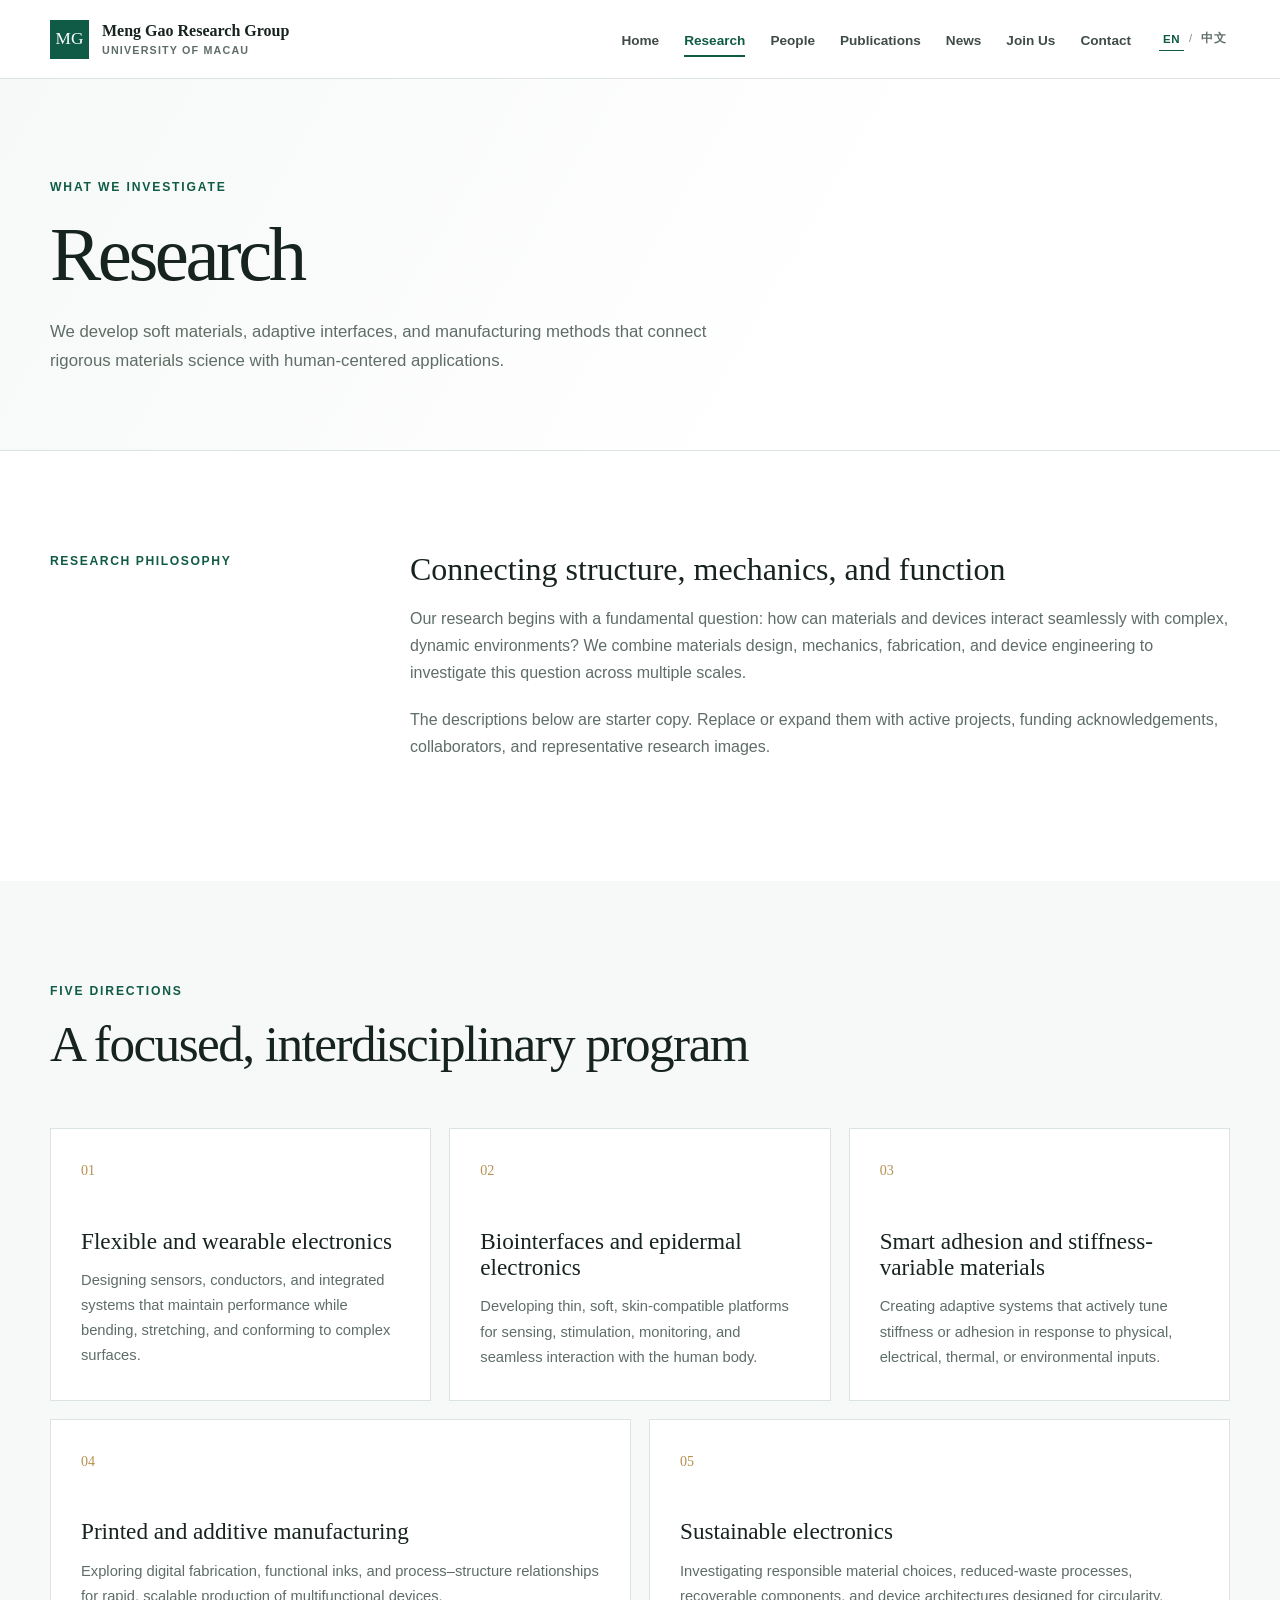
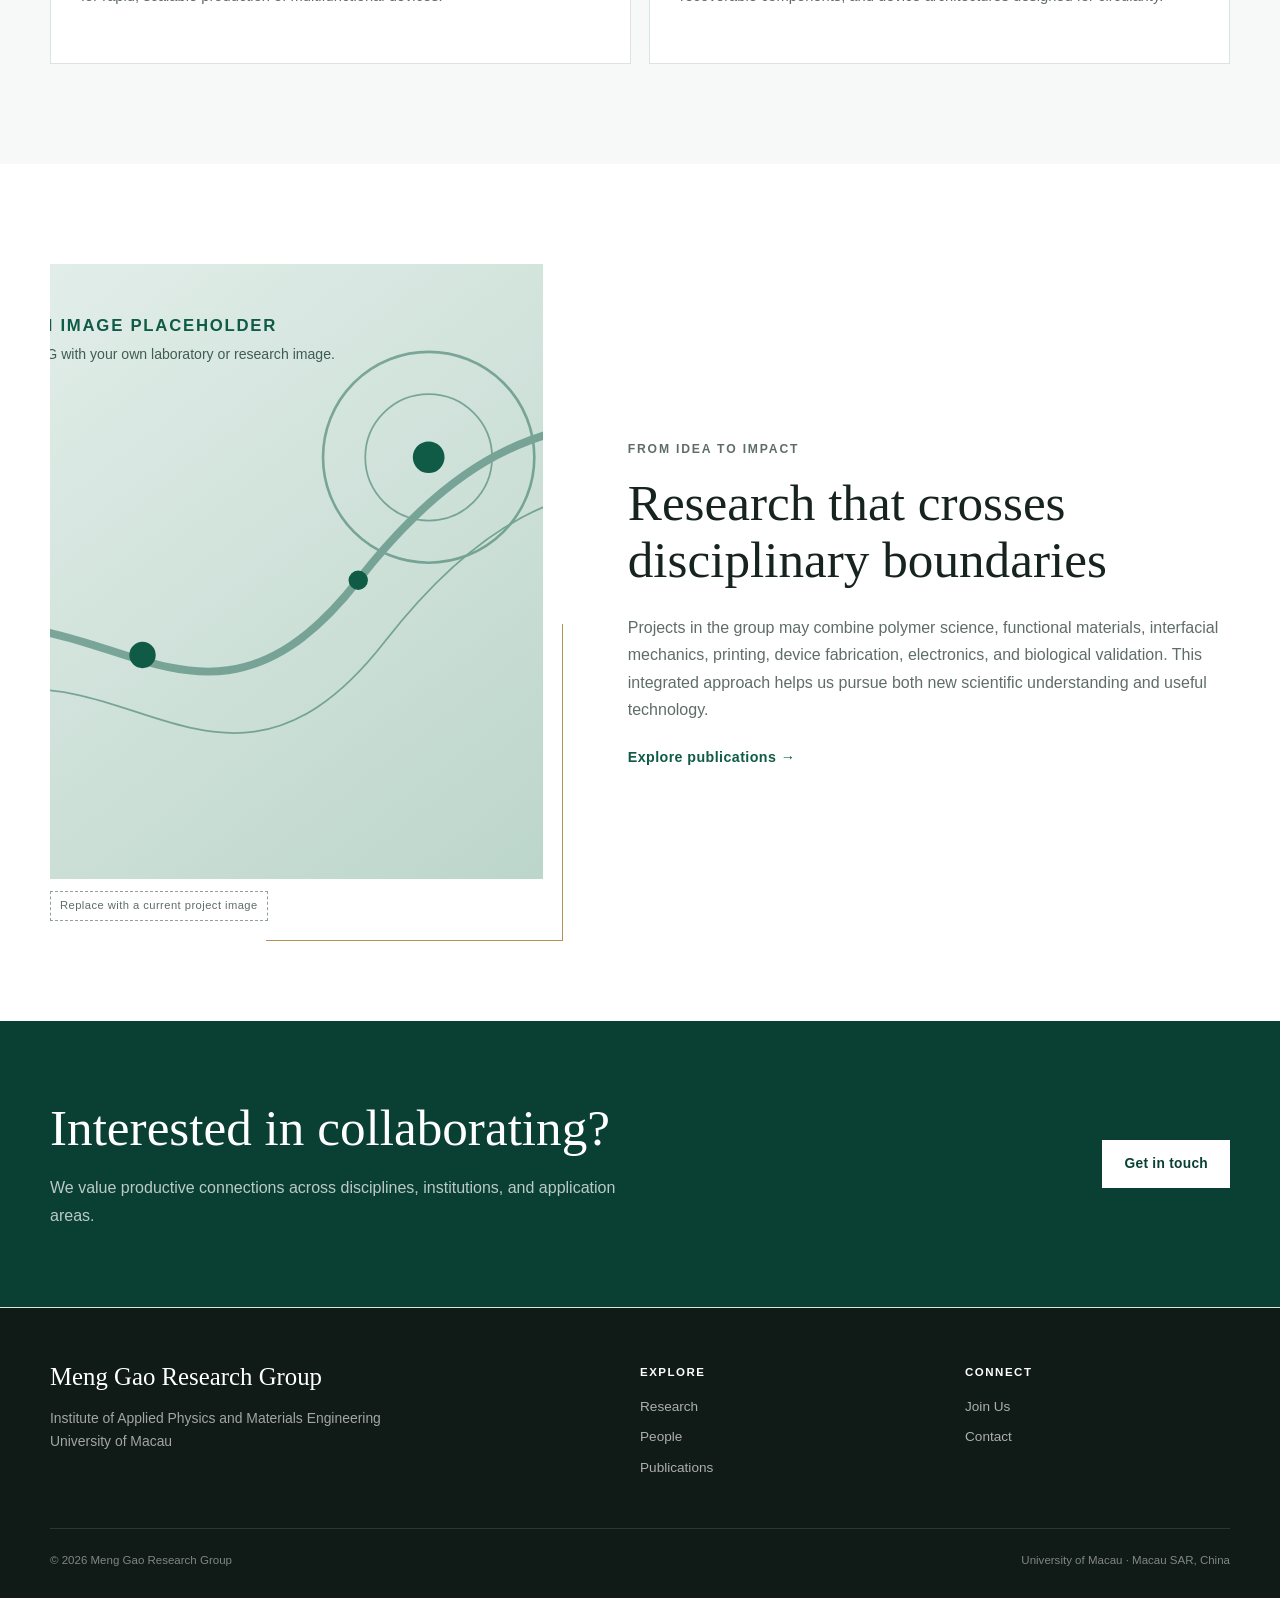
<file: research.html>
<!doctype html>
<html lang="en">
<head><meta charset="utf-8"><meta name="viewport" content="width=device-width, initial-scale=1"><meta name="description" content="Research directions of the Meng Gao Research Group."><title>Research | Meng Gao Research Group</title><link rel="stylesheet" href="assets/css/styles.css"><script src="assets/js/main.js" defer></script></head>
<body>
  <a class="skip-link" href="#main">Skip to content</a>
  <header class="site-header"><div class="container nav-wrap"><a class="brand" href="index.html"><span class="brand-mark">MG</span><span class="brand-copy"><strong>Meng Gao Research Group</strong><span>University of Macau</span></span></a><button class="menu-toggle" type="button" aria-expanded="false" aria-controls="site-nav" aria-label="Toggle navigation"><span></span></button><nav class="site-nav" id="site-nav" aria-label="Primary navigation"><a href="index.html">Home</a><a href="research.html" aria-current="page">Research</a><a href="people.html">People</a><a href="publications.html">Publications</a><a href="news.html">News</a><a href="join.html">Join Us</a><a href="contact.html">Contact</a></nav></div></header>
  <main id="main">
    <section class="page-hero"><div class="container"><p class="eyebrow">What we investigate</p><h1>Research</h1><p>We develop soft materials, adaptive interfaces, and manufacturing methods that connect rigorous materials science with human-centered applications.</p></div></section>
    <section class="section"><div class="container content-grid"><div class="side-label">Research philosophy</div><div class="prose"><h2>Connecting structure, mechanics, and function</h2><p>Our research begins with a fundamental question: how can materials and devices interact seamlessly with complex, dynamic environments? We combine materials design, mechanics, fabrication, and device engineering to investigate this question across multiple scales.</p><p>The descriptions below are starter copy. Replace or expand them with active projects, funding acknowledgements, collaborators, and representative research images.</p></div></div></section>
    <section class="section section--tint"><div class="container"><p class="eyebrow">Five directions</p><h2 class="section-title">A focused, interdisciplinary program</h2><div class="research-grid">
      <article class="research-card"><span class="card-number">01</span><h3>Flexible and wearable electronics</h3><p>Designing sensors, conductors, and integrated systems that maintain performance while bending, stretching, and conforming to complex surfaces.</p></article>
      <article class="research-card"><span class="card-number">02</span><h3>Biointerfaces and epidermal electronics</h3><p>Developing thin, soft, skin-compatible platforms for sensing, stimulation, monitoring, and seamless interaction with the human body.</p></article>
      <article class="research-card"><span class="card-number">03</span><h3>Smart adhesion and stiffness-variable materials</h3><p>Creating adaptive systems that actively tune stiffness or adhesion in response to physical, electrical, thermal, or environmental inputs.</p></article>
      <article class="research-card"><span class="card-number">04</span><h3>Printed and additive manufacturing</h3><p>Exploring digital fabrication, functional inks, and process–structure relationships for rapid, scalable production of multifunctional devices.</p></article>
      <article class="research-card"><span class="card-number">05</span><h3>Sustainable electronics</h3><p>Investigating responsible material choices, reduced-waste processes, recoverable components, and device architectures designed for circularity.</p></article>
    </div></div></section>
    <section class="section"><div class="container feature-split"><div class="feature-image"><img src="assets/images/research-placeholder.svg" alt="Research project image placeholder"><span class="replace-note">Replace with a current project image</span></div><div class="feature-copy"><p class="eyebrow">From idea to impact</p><h2>Research that crosses disciplinary boundaries</h2><p>Projects in the group may combine polymer science, functional materials, interfacial mechanics, printing, device fabrication, electronics, and biological validation. This integrated approach helps us pursue both new scientific understanding and useful technology.</p><a class="text-link" href="publications.html">Explore publications</a></div></div></section>
    <section class="cta"><div class="container cta-inner"><div><h2>Interested in collaborating?</h2><p>We value productive connections across disciplines, institutions, and application areas.</p></div><a class="button" href="contact.html">Get in touch</a></div></section>
  </main>
  <footer class="site-footer"><div class="container"><div class="footer-grid"><div class="footer-brand"><h2>Meng Gao Research Group</h2><p>Institute of Applied Physics and Materials Engineering<br>University of Macau</p></div><div class="footer-col"><strong>Explore</strong><a href="research.html">Research</a><a href="people.html">People</a><a href="publications.html">Publications</a></div><div class="footer-col"><strong>Connect</strong><a href="join.html">Join Us</a><a href="contact.html">Contact</a></div></div><div class="footer-bottom"><span>© <span data-year></span> Meng Gao Research Group</span><span>University of Macau · Macau SAR, China</span></div></div></footer>
</body></html>
</file>
<file: assets/css/styles.css>
:root {
  --ink: #17231f;
  --muted: #5f6d67;
  --green: #0f5b46;
  --green-dark: #0a4033;
  --green-soft: #e8f1ed;
  --gold: #b69052;
  --line: #dce4df;
  --paper: #ffffff;
  --paper-alt: #f7f9f8;
  --max: 1180px;
  --shadow: 0 18px 50px rgba(23, 35, 31, 0.08);
}

* { box-sizing: border-box; }

html { scroll-behavior: smooth; }

body {
  margin: 0;
  color: var(--ink);
  background: var(--paper);
  font-family: Inter, "Helvetica Neue", Arial, sans-serif;
  font-size: 16px;
  line-height: 1.7;
  -webkit-font-smoothing: antialiased;
}

img { display: block; max-width: 100%; }
a { color: inherit; text-decoration: none; }
p { margin: 0 0 1.25rem; }
h1, h2, h3 { margin: 0; font-family: Georgia, "Times New Roman", serif; font-weight: 500; line-height: 1.13; }

.container { width: min(calc(100% - 40px), var(--max)); margin-inline: auto; }
.section { padding: 100px 0; }
.section--tint { background: var(--paper-alt); }
.eyebrow { margin: 0 0 14px; color: var(--green); font-size: .76rem; font-weight: 700; letter-spacing: .15em; text-transform: uppercase; }
.section-title { max-width: 760px; font-size: clamp(2rem, 4vw, 3.35rem); letter-spacing: -.03em; }
.section-intro { max-width: 700px; margin-top: 22px; color: var(--muted); font-size: 1.08rem; }
.text-link { color: var(--green); font-size: .89rem; font-weight: 700; letter-spacing: .03em; }
.text-link::after { content: " →"; transition: margin .2s ease; }
.text-link:hover::after { margin-left: 4px; }

.site-header {
  position: sticky;
  z-index: 30;
  top: 0;
  border-bottom: 1px solid rgba(220, 228, 223, .9);
  background: rgba(255, 255, 255, .94);
  backdrop-filter: blur(14px);
}

.nav-wrap { display: flex; min-height: 78px; align-items: center; justify-content: space-between; gap: 28px; }
.brand { display: flex; align-items: center; gap: 13px; }
.brand-mark { display: grid; width: 39px; height: 39px; place-items: center; background: var(--green); color: #fff; font-family: Georgia, serif; font-size: 1.08rem; }
.brand-copy { display: grid; line-height: 1.15; }
.brand-copy strong { font-family: Georgia, serif; font-size: 1rem; font-weight: 600; }
.brand-copy span { margin-top: 4px; color: var(--muted); font-size: .67rem; font-weight: 700; letter-spacing: .11em; text-transform: uppercase; }
.site-nav { display: flex; margin-left: auto; order: 1; align-items: center; gap: 25px; }
.site-nav a { position: relative; padding: 28px 0 25px; color: #3f4c47; font-size: .85rem; font-weight: 650; }
.site-nav a::after { position: absolute; right: 0; bottom: 20px; left: 0; height: 2px; background: var(--green); content: ""; transform: scaleX(0); transition: transform .2s ease; }
.site-nav a:hover, .site-nav a[aria-current="page"] { color: var(--green); }
.site-nav a:hover::after, .site-nav a[aria-current="page"]::after { transform: scaleX(1); }
.menu-toggle { display: none; width: 44px; height: 44px; order: 3; border: 1px solid var(--line); background: #fff; color: var(--ink); cursor: pointer; }
.menu-toggle span, .menu-toggle::before, .menu-toggle::after { display: block; width: 20px; height: 2px; margin: 4px auto; background: currentColor; content: ""; transition: .2s ease; }
.menu-toggle[aria-expanded="true"] span { opacity: 0; }
.menu-toggle[aria-expanded="true"]::before { transform: translateY(6px) rotate(45deg); }
.menu-toggle[aria-expanded="true"]::after { transform: translateY(-6px) rotate(-45deg); }
.language-switch { display: inline-flex; order: 2; align-items: center; gap: 5px; color: #819089; font-size: .7rem; white-space: nowrap; }
.language-switch button { padding: 5px 4px; border: 0; border-bottom: 1px solid transparent; background: transparent; color: var(--muted); font-family: inherit; font-size: .72rem; font-weight: 700; letter-spacing: .04em; cursor: pointer; }
.language-switch button:hover, .language-switch button:focus-visible, .language-switch button.is-active { border-bottom-color: var(--green); color: var(--green); }

.hero { position: relative; min-height: 690px; overflow: hidden; border-bottom: 1px solid var(--line); }
.hero::before { position: absolute; inset: 0; background: radial-gradient(circle at 82% 18%, rgba(15,91,70,.1), transparent 31%), linear-gradient(90deg, #fff 0%, #fff 58%, #f3f7f5 58%); content: ""; }
.hero-grid { position: relative; display: grid; min-height: 690px; grid-template-columns: 1.08fr .92fr; align-items: center; gap: 70px; }
.hero h1 { max-width: 710px; font-size: clamp(3.2rem, 7vw, 6.3rem); letter-spacing: -.055em; }
.hero-subtitle { margin: 27px 0 16px; color: var(--green); font-size: clamp(1rem, 2vw, 1.25rem); font-weight: 650; letter-spacing: .015em; }
.hero-affiliation { max-width: 560px; color: var(--muted); }
.hero-actions { display: flex; flex-wrap: wrap; gap: 12px; margin-top: 34px; }
.button { display: inline-flex; min-height: 48px; align-items: center; justify-content: center; padding: 11px 21px; border: 1px solid var(--green); background: var(--green); color: #fff; font-size: .86rem; font-weight: 700; letter-spacing: .02em; transition: .2s ease; }
.button:hover { background: var(--green-dark); transform: translateY(-1px); }
.button--ghost { background: transparent; color: var(--green); }
.button--ghost:hover { background: var(--green-soft); }
.hero-visual { position: relative; }
.hero-visual::before { position: absolute; z-index: -1; top: -30px; right: -30px; width: 64%; height: 70%; border: 1px solid rgba(182,144,82,.55); content: ""; }
.hero-visual img { width: 100%; min-height: 430px; object-fit: cover; box-shadow: var(--shadow); }
.replace-note { display: inline-block; margin-top: 12px; padding: 4px 9px; border: 1px dashed #91a098; color: var(--muted); background: rgba(255,255,255,.8); font-size: .7rem; letter-spacing: .04em; }

.stats { display: grid; padding: 27px 0; grid-template-columns: repeat(3, 1fr); border-bottom: 1px solid var(--line); }
.stat { padding: 13px 32px; border-right: 1px solid var(--line); }
.stat:first-child { padding-left: 0; }
.stat:last-child { border: 0; }
.stat strong { display: block; font-family: Georgia, serif; font-size: 1.25rem; font-weight: 500; }
.stat span { color: var(--muted); font-size: .82rem; }

.research-grid { display: grid; margin-top: 55px; grid-template-columns: repeat(6, 1fr); gap: 18px; }
.research-card { min-height: 245px; padding: 30px; border: 1px solid var(--line); background: var(--paper); transition: .25s ease; }
.research-card:nth-child(1), .research-card:nth-child(2), .research-card:nth-child(3) { grid-column: span 2; }
.research-card:nth-child(4), .research-card:nth-child(5) { grid-column: span 3; }
.research-card:hover { border-color: #abc1b8; box-shadow: var(--shadow); transform: translateY(-4px); }
.card-number { display: block; margin-bottom: 45px; color: var(--gold); font-family: Georgia, serif; font-size: .88rem; }
.research-card h3 { margin-bottom: 14px; font-size: 1.45rem; }
.research-card p { margin: 0; color: var(--muted); font-size: .92rem; }

.feature-split { display: grid; grid-template-columns: .9fr 1.1fr; align-items: center; gap: 85px; }
.feature-image { position: relative; }
.feature-image img { width: 100%; aspect-ratio: 4 / 5; object-fit: cover; }
.feature-image::after { position: absolute; right: -20px; bottom: -20px; width: 60%; height: 48%; border-right: 1px solid var(--gold); border-bottom: 1px solid var(--gold); content: ""; }
.feature-copy h2 { font-size: clamp(2rem, 4vw, 3.4rem); }
.feature-copy p { margin-top: 25px; color: var(--muted); }
.principles { display: grid; margin-top: 34px; gap: 18px; }
.principle { display: grid; grid-template-columns: 36px 1fr; gap: 15px; }
.principle span { color: var(--green); font-family: Georgia, serif; }
.principle strong { display: block; margin-bottom: 3px; }
.principle p { margin: 0; font-size: .9rem; }

.news-list { margin-top: 52px; border-top: 1px solid var(--line); }
.news-item { display: grid; padding: 26px 0; grid-template-columns: 150px 1fr auto; align-items: center; gap: 30px; border-bottom: 1px solid var(--line); }
.news-item time { color: var(--muted); font-size: .8rem; letter-spacing: .04em; text-transform: uppercase; }
.news-item h3 { font-family: Inter, sans-serif; font-size: 1rem; font-weight: 650; line-height: 1.5; }

.cta { padding: 78px 0; background: var(--green-dark); color: #fff; }
.cta-inner { display: flex; align-items: center; justify-content: space-between; gap: 50px; }
.cta h2 { max-width: 680px; font-size: clamp(2rem, 4vw, 3.2rem); }
.cta p { max-width: 610px; margin: 18px 0 0; color: rgba(255,255,255,.72); }
.cta .button { flex: 0 0 auto; border-color: #fff; background: #fff; color: var(--green-dark); }

.page-hero { padding: 98px 0 74px; border-bottom: 1px solid var(--line); background: linear-gradient(120deg, #f6f9f7, #fff 66%); }
.page-hero h1 { max-width: 820px; font-size: clamp(2.8rem, 6vw, 5rem); letter-spacing: -.045em; }
.page-hero p:last-child { max-width: 700px; margin: 20px 0 0; color: var(--muted); font-size: 1.05rem; }
.content-grid { display: grid; grid-template-columns: 280px 1fr; gap: 80px; }
.side-label { position: sticky; top: 120px; align-self: start; color: var(--green); font-size: .76rem; font-weight: 700; letter-spacing: .13em; text-transform: uppercase; }
.prose h2 { margin: 0 0 18px; font-size: 2rem; }
.prose h3 { margin: 36px 0 12px; font-size: 1.35rem; }
.prose p { color: var(--muted); }
.prose + .prose { margin-top: 70px; padding-top: 70px; border-top: 1px solid var(--line); }

.person-grid { display: grid; margin-top: 45px; grid-template-columns: repeat(3, 1fr); gap: 28px; }
.person-card { border: 1px solid var(--line); background: #fff; }
.person-card img { width: 100%; aspect-ratio: 4 / 4.4; object-fit: cover; background: var(--green-soft); }
.person-card__body { padding: 24px; }
.person-card h3 { font-size: 1.35rem; }
.person-role { margin: 5px 0 12px; color: var(--green); font-size: .83rem; font-weight: 700; }
.person-card p:last-child { margin: 0; color: var(--muted); font-size: .86rem; }
.person-card--pi { display: grid; grid-template-columns: minmax(280px,.8fr) 1.2fr; grid-column: 1 / -1; }
.person-card--pi img { height: 100%; aspect-ratio: auto; }
.person-card--pi .person-card__body { display: flex; padding: 45px; flex-direction: column; justify-content: center; }
.person-card--pi h3 { font-size: 2.2rem; }

.publication-list { margin-top: 42px; border-top: 1px solid var(--line); counter-reset: publication; }
.publication { display: grid; padding: 30px 0; grid-template-columns: 70px 1fr; gap: 22px; border-bottom: 1px solid var(--line); counter-increment: publication; }
.publication::before { color: var(--gold); font-family: Georgia, serif; content: counter(publication, decimal-leading-zero); }
.publication h3 { margin-bottom: 8px; font-family: Inter, sans-serif; font-size: 1rem; font-weight: 650; line-height: 1.55; }
.publication p { margin: 0; color: var(--muted); font-size: .87rem; }
.publication .journal { margin-top: 5px; color: var(--green); font-style: italic; }
.tag { display: inline-block; margin: 0 7px 7px 0; padding: 4px 10px; background: var(--green-soft); color: var(--green); font-size: .72rem; font-weight: 700; }

.timeline { margin-top: 44px; }
.timeline-item { position: relative; display: grid; padding: 0 0 48px 55px; grid-template-columns: 120px 1fr; gap: 35px; }
.timeline-item::before { position: absolute; top: 7px; bottom: 0; left: 12px; width: 1px; background: var(--line); content: ""; }
.timeline-item::after { position: absolute; top: 7px; left: 7px; width: 11px; height: 11px; border-radius: 50%; background: var(--green); content: ""; }
.timeline-item time { color: var(--muted); font-size: .8rem; font-weight: 700; }
.timeline-item h2 { margin-bottom: 10px; font-size: 1.55rem; }
.timeline-item p { color: var(--muted); }

.opportunities { display: grid; margin-top: 45px; grid-template-columns: repeat(3, 1fr); gap: 20px; }
.opportunity { padding: 29px; border-top: 3px solid var(--green); background: var(--paper-alt); }
.opportunity h3 { margin-bottom: 12px; font-size: 1.35rem; }
.opportunity p { color: var(--muted); font-size: .9rem; }
.checklist { padding: 0; list-style: none; }
.checklist li { position: relative; padding: 10px 0 10px 28px; border-bottom: 1px solid var(--line); color: var(--muted); }
.checklist li::before { position: absolute; left: 0; color: var(--green); content: "✓"; font-weight: 700; }

.contact-grid { display: grid; grid-template-columns: 1fr 1fr; gap: 30px; }
.contact-card { padding: 40px; border: 1px solid var(--line); }
.contact-card h2 { margin-bottom: 22px; font-size: 1.8rem; }
.contact-row { padding: 16px 0; border-bottom: 1px solid var(--line); }
.contact-row:last-child { border: 0; }
.contact-row span { display: block; margin-bottom: 3px; color: var(--muted); font-size: .72rem; font-weight: 700; letter-spacing: .1em; text-transform: uppercase; }
.contact-row strong { font-weight: 600; }
.map-placeholder { display: grid; min-height: 370px; padding: 35px; place-items: center; background: var(--green-soft); text-align: center; }
.map-placeholder strong { display: block; margin-bottom: 7px; font-family: Georgia, serif; font-size: 1.5rem; }

.site-footer { padding: 55px 0 28px; border-top: 1px solid var(--line); background: #101a17; color: #fff; }
.footer-grid { display: grid; grid-template-columns: 1.5fr .75fr .75fr; gap: 60px; }
.footer-brand { max-width: 420px; }
.footer-brand h2 { font-size: 1.55rem; }
.footer-brand p { margin-top: 16px; color: rgba(255,255,255,.61); font-size: .87rem; }
.footer-col strong { display: block; margin-bottom: 13px; font-size: .72rem; letter-spacing: .13em; text-transform: uppercase; }
.footer-col a { display: block; margin: 7px 0; color: rgba(255,255,255,.65); font-size: .85rem; }
.footer-col a:hover { color: #fff; }
.footer-bottom { display: flex; margin-top: 42px; padding-top: 22px; justify-content: space-between; gap: 20px; border-top: 1px solid rgba(255,255,255,.12); color: rgba(255,255,255,.47); font-size: .72rem; }

.skip-link { position: fixed; z-index: 100; top: 8px; left: 8px; padding: 10px 14px; background: var(--green-dark); color: #fff; transform: translateY(-150%); }
.skip-link:focus { transform: translateY(0); }

@media (max-width: 980px) {
  .menu-toggle { display: block; }
  .language-switch { margin-left: auto; }
  .site-nav { position: absolute; top: 79px; right: 0; left: 0; display: none; padding: 18px 20px 28px; align-items: stretch; flex-direction: column; gap: 0; border-bottom: 1px solid var(--line); background: #fff; }
  .site-nav.is-open { display: flex; }
  .site-nav a { padding: 11px 0; }
  .site-nav a::after { bottom: 7px; right: auto; width: 28px; }
  .hero-grid { grid-template-columns: 1fr; gap: 50px; padding: 80px 0; }
  .hero-visual { width: min(100%, 640px); }
  .feature-split, .content-grid { grid-template-columns: 1fr; gap: 55px; }
  .side-label { position: static; }
  .person-grid, .opportunities { grid-template-columns: repeat(2, 1fr); }
  .person-card--pi { grid-template-columns: 1fr 1.2fr; }
}

@media (max-width: 720px) {
  .container { width: min(calc(100% - 30px), var(--max)); }
  .section { padding: 72px 0; }
  .brand-copy span { display: none; }
  .hero, .hero-grid { min-height: auto; }
  .hero::before { background: linear-gradient(#fff, #f5f8f6); }
  .hero-grid { padding: 68px 0; }
  .hero h1 { font-size: clamp(3rem, 16vw, 4.4rem); }
  .hero-visual img { min-height: 290px; }
  .stats { grid-template-columns: 1fr; }
  .stat, .stat:first-child { padding: 18px 0; border-right: 0; border-bottom: 1px solid var(--line); }
  .research-grid { grid-template-columns: 1fr; }
  .research-card:nth-child(n) { grid-column: 1; }
  .research-card { min-height: 0; }
  .card-number { margin-bottom: 26px; }
  .feature-split { gap: 45px; }
  .feature-image { max-width: 92%; }
  .news-item { grid-template-columns: 1fr; gap: 7px; }
  .news-item .text-link { margin-top: 5px; }
  .cta-inner { align-items: flex-start; flex-direction: column; }
  .page-hero { padding: 70px 0 55px; }
  .person-grid, .opportunities, .contact-grid { grid-template-columns: 1fr; }
  .person-card--pi { display: block; }
  .person-card--pi img { aspect-ratio: 4 / 4.3; }
  .person-card--pi .person-card__body { padding: 28px; }
  .timeline-item { padding-left: 38px; grid-template-columns: 1fr; gap: 5px; }
  .timeline-item::before { left: 7px; }
  .timeline-item::after { left: 2px; }
  .publication { grid-template-columns: 42px 1fr; }
  .contact-card { padding: 28px; }
  .footer-grid { grid-template-columns: 1fr 1fr; }
  .footer-brand { grid-column: 1 / -1; }
  .footer-bottom { flex-direction: column; }
}

@media (prefers-reduced-motion: reduce) {
  html { scroll-behavior: auto; }
  *, *::before, *::after { transition-duration: .01ms !important; }
}
</file>
